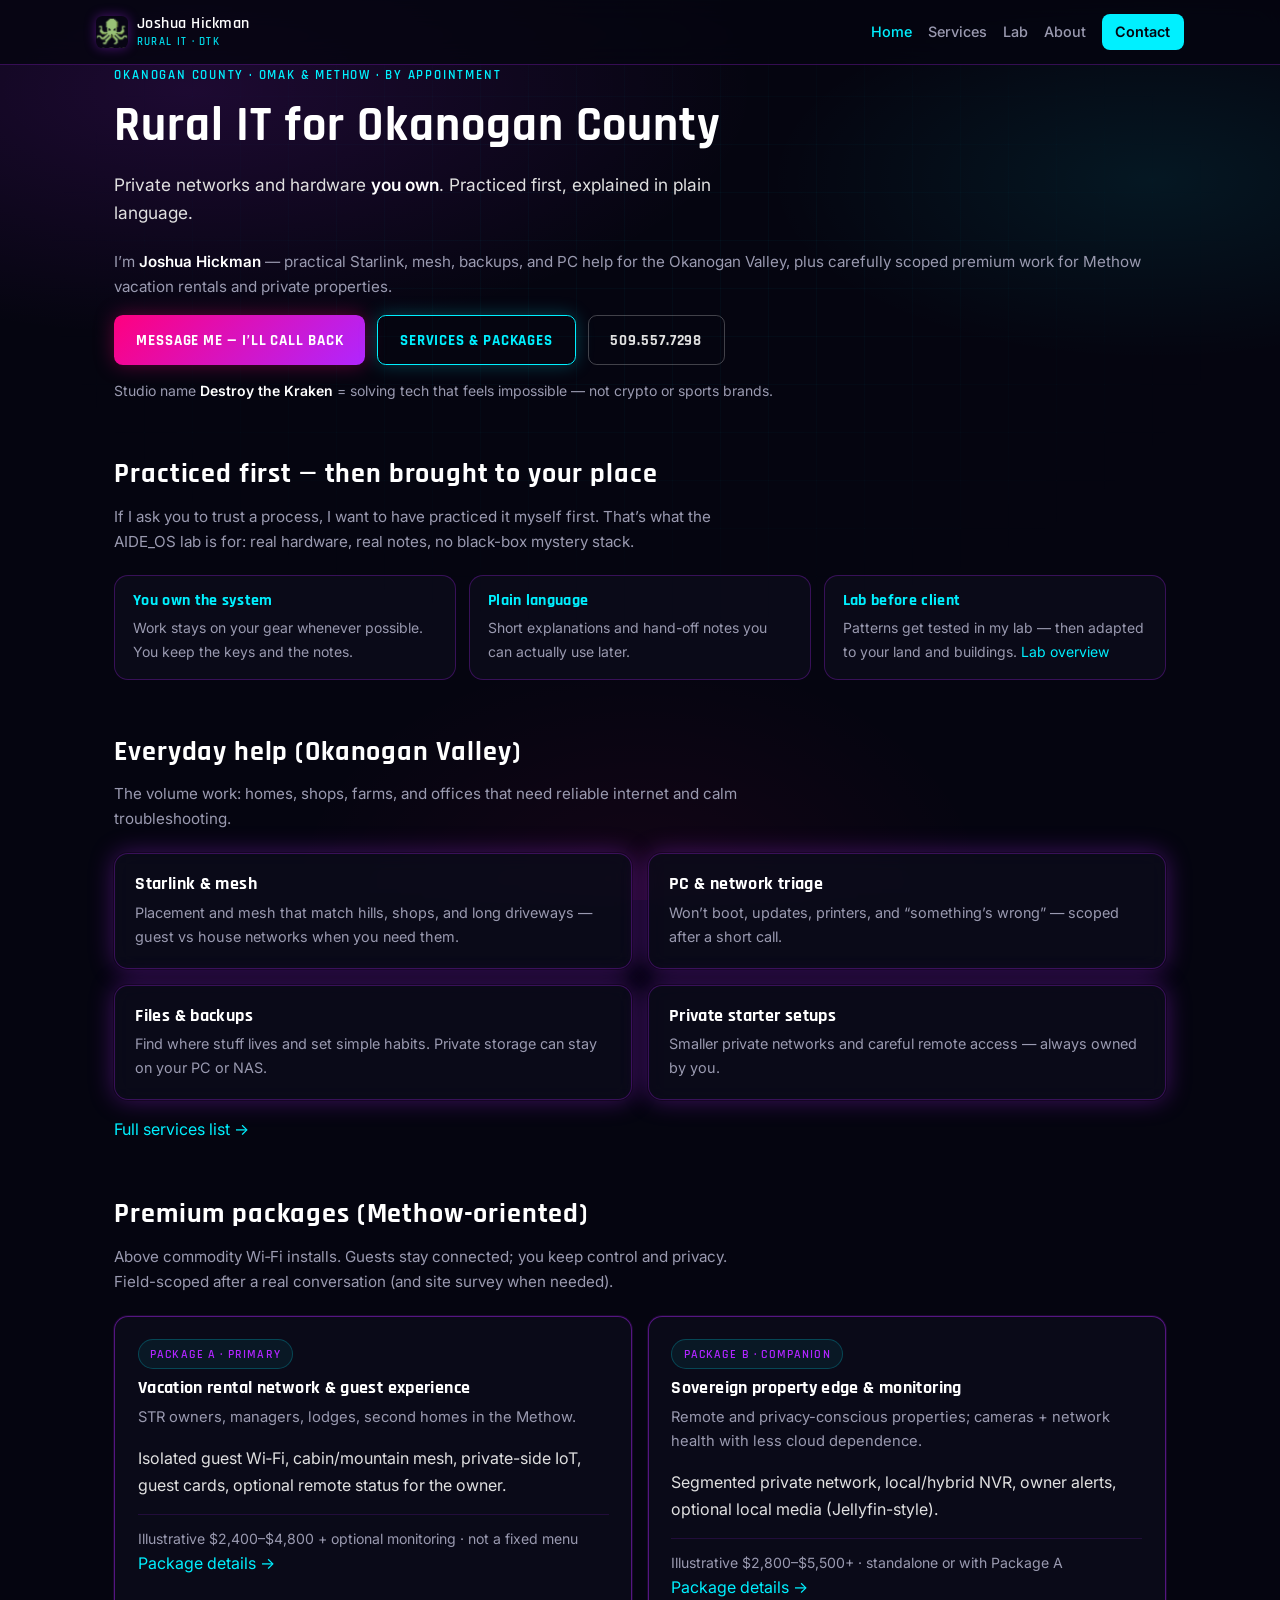
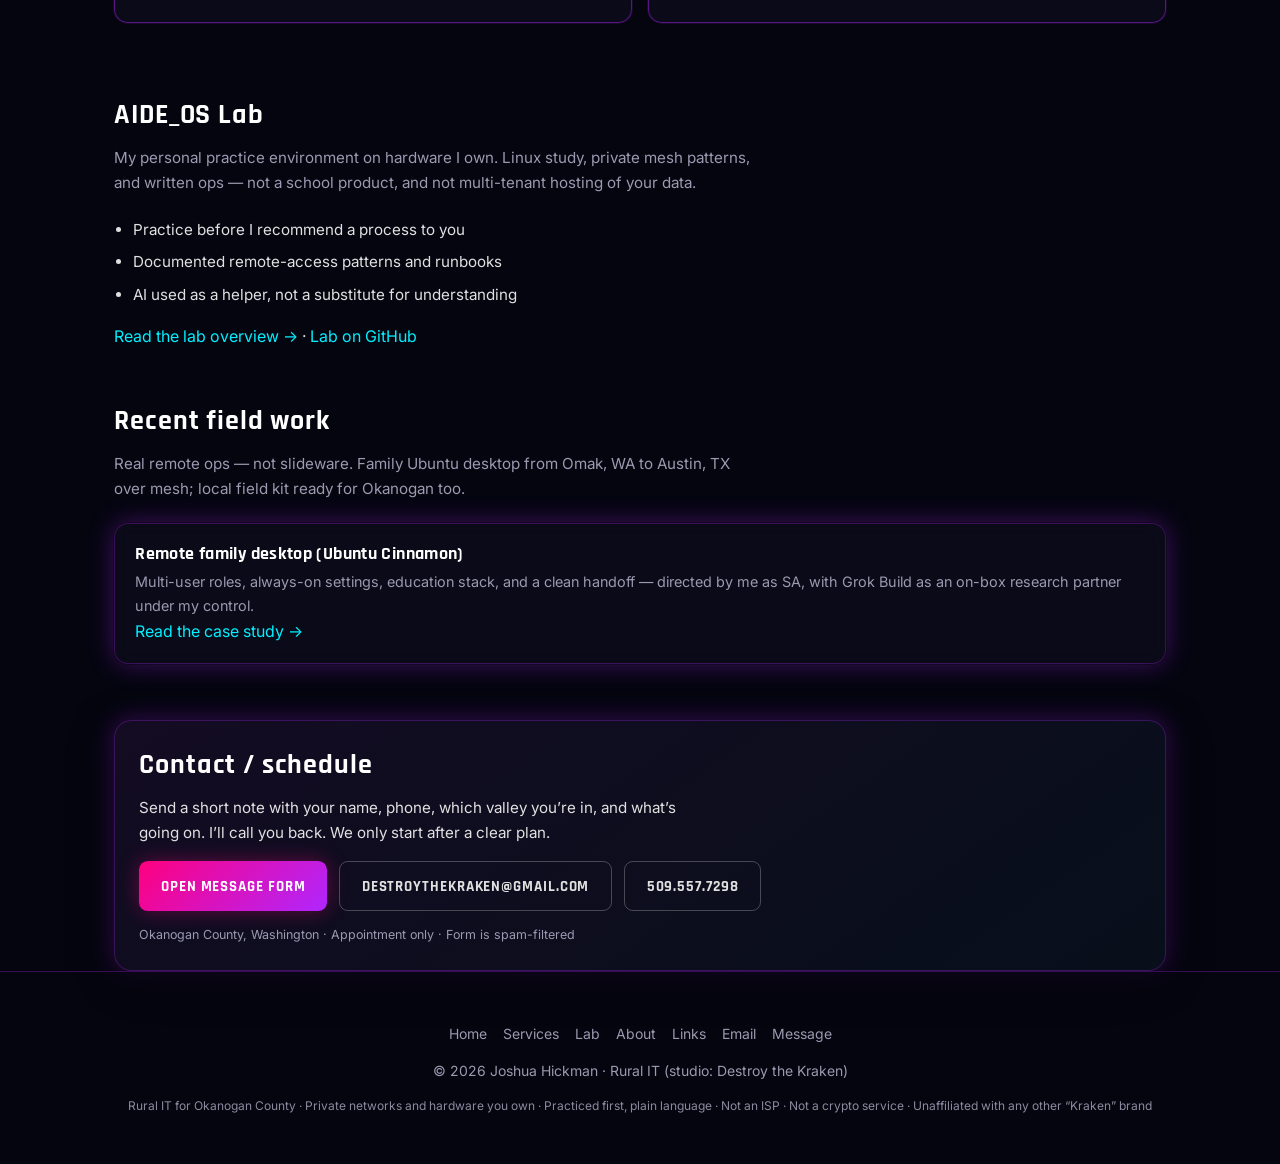
<file: site/index.html>
<!DOCTYPE html>
<html lang="en">
<head>
  <meta charset="UTF-8" />
  <meta name="viewport" content="width=device-width, initial-scale=1" />
  <title>Rural IT for Okanogan County | Joshua Hickman · Destroy the Kraken</title>
  <meta name="description" content="Rural IT for Okanogan County. Private networks and hardware you own. Practical Starlink, mesh, and PC help for the Okanogan Valley — plus premium Methow vacation rental and property packages. Practiced first, explained in plain language." />
  <meta name="author" content="Joshua Hickman" />
  <meta name="robots" content="index,follow,max-image-preview:large" />
  <meta name="geo.region" content="US-WA" />
  <meta name="geo.placename" content="Okanogan County, Washington" />
  <meta name="theme-color" content="#050510" />
  <link rel="canonical" href="https://www.destroythekraken.com/" />
  <link rel="icon" type="image/png" href="img/logo.png" />
  <link rel="apple-touch-icon" href="img/logo.png" />
  <meta property="og:type" content="website" />
  <meta property="og:locale" content="en_US" />
  <meta property="og:site_name" content="Joshua Hickman · Rural IT" />
  <meta property="og:url" content="https://www.destroythekraken.com/" />
  <meta property="og:title" content="Rural IT for Okanogan County | Joshua Hickman" />
  <meta property="og:description" content="Private networks and hardware you own. Practical help for the Okanogan Valley; premium packages for Methow properties. Practiced first, plain language." />
  <meta property="og:image" content="https://www.destroythekraken.com/img/og-default.png" />
  <meta property="og:image:width" content="1200" />
  <meta property="og:image:height" content="630" />
  <meta name="twitter:card" content="summary_large_image" />
  <meta name="twitter:title" content="Rural IT for Okanogan County · Joshua Hickman" />
  <meta name="twitter:description" content="Starlink, mesh, backups, private systems you own — plus Methow vacation rental packages." />
  <meta name="twitter:image" content="https://www.destroythekraken.com/img/og-default.png" />
  <link href="https://fonts.googleapis.com/css2?family=Inter:wght@400;500;600;700&family=Rajdhani:wght@500;600;700&family=Fira+Code:wght@400;500&display=swap" rel="stylesheet" />
  <link rel="stylesheet" href="theme.css?v=20260803scrub" />
  <script type="application/ld+json">
  {
    "@context": "https://schema.org",
    "@graph": [
      {
        "@type": "WebSite",
        "@id": "https://www.destroythekraken.com/#website",
        "url": "https://www.destroythekraken.com/",
        "name": "Joshua Hickman · Rural IT",
        "alternateName": ["Destroy the Kraken", "DTK"],
        "description": "Rural IT for Okanogan County. Private networks and hardware you own. Practiced first, explained in plain language.",
        "inLanguage": "en-US",
        "publisher": { "@id": "https://www.destroythekraken.com/#business" }
      },
      {
        "@type": ["LocalBusiness", "ProfessionalService"],
        "@id": "https://www.destroythekraken.com/#business",
        "name": "Joshua Hickman Rural IT",
        "alternateName": "Destroy the Kraken",
        "description": "Independent rural IT practice serving Okanogan Valley and Methow Valley: Starlink, mesh, PC help, private networks on client-owned hardware. Appointment only.",
        "url": "https://www.destroythekraken.com/",
        "email": "destroythekraken@gmail.com",
        "telephone": "+1-509-557-7298",
        "image": "https://www.destroythekraken.com/img/og-default.png",
        "logo": "https://www.destroythekraken.com/img/logo.png",
        "priceRange": "$$",
        "areaServed": [
          { "@type": "AdministrativeArea", "name": "Okanogan County" },
          { "@type": "City", "name": "Omak" },
          { "@type": "Place", "name": "Methow Valley" },
          { "@type": "State", "name": "Washington" }
        ],
        "address": {
          "@type": "PostalAddress",
          "addressLocality": "Omak",
          "addressRegion": "WA",
          "addressCountry": "US"
        },
        "founder": { "@id": "https://www.destroythekraken.com/#person" }
      },
      {
        "@type": "Person",
        "@id": "https://www.destroythekraken.com/#person",
        "name": "Joshua Hickman",
        "jobTitle": "Rural IT specialist",
        "url": "https://www.destroythekraken.com/about.html",
        "email": "destroythekraken@gmail.com",
        "telephone": "+1-509-557-7298",
        "worksFor": { "@id": "https://www.destroythekraken.com/#business" }
      }
    ]
  }
  </script>
</head>
<body>
  <a class="skip-link" href="#main">Skip to content</a>
  <header class="site-header">
    <div class="wrap inner">
      <a class="brand" href="/" title="Joshua Hickman — rural IT for Okanogan County">
        <img src="img/logo.png" alt="Joshua Hickman rural IT logo" width="32" height="32" />
        <span class="brand-text">
          <span class="brand-name">Joshua Hickman</span>
          <span class="brand-tag">Rural IT · DTK</span>
        </span>
      </a>
      <nav class="nav" aria-label="Primary">
        <a href="/" aria-current="page">Home</a>
        <a href="services.html">Services</a>
        <a href="lab-notes.html">Lab</a>
        <a href="about.html">About</a>
        <a class="nav-cta" href="#contact" data-open-contact>Contact</a>
      </nav>
    </div>
  </header>

  <main id="main" class="wrap">
    <section aria-labelledby="hero-title">
      <p class="eyebrow">Okanogan County · Omak &amp; Methow · By appointment</p>
      <h1 id="hero-title">Rural IT for Okanogan County</h1>
      <p class="lead">
        Private networks and hardware <strong>you own</strong>. Practiced first, explained in plain language.
      </p>
      <p class="geo-line">
        I’m <strong>Joshua Hickman</strong> — practical Starlink, mesh, backups, and PC help for the Okanogan Valley,
        plus carefully scoped premium work for Methow vacation rentals and private properties.
      </p>
      <div class="btn-row">
        <button type="button" class="btn btn-primary" data-open-contact>Message me — I’ll call back</button>
        <a class="btn btn-cyan" href="services.html">Services &amp; packages</a>
        <a class="btn btn-ghost" href="tel:+15095577298">509.557.7298</a>
      </div>
      <p class="muted">
        Studio name <strong>Destroy the Kraken</strong> = solving tech that feels impossible — not crypto or sports brands.
      </p>
    </section>

    <section id="proof" aria-labelledby="proof-title">
      <div class="section-head">
        <h2 id="proof-title">Practiced first — then brought to your place</h2>
        <p>
          If I ask you to trust a process, I want to have practiced it myself first.
          That’s what the AIDE_OS lab is for: real hardware, real notes, no black-box mystery stack.
        </p>
      </div>
      <div class="proof-strip">
        <div class="proof-item">
          <h3>You own the system</h3>
          <p class="muted" style="margin:0">Work stays on your gear whenever possible. You keep the keys and the notes.</p>
        </div>
        <div class="proof-item">
          <h3>Plain language</h3>
          <p class="muted" style="margin:0">Short explanations and hand-off notes you can actually use later.</p>
        </div>
        <div class="proof-item">
          <h3>Lab before client</h3>
          <p class="muted" style="margin:0">Patterns get tested in my lab — then adapted to your land and buildings. <a href="lab-notes.html">Lab overview</a></p>
        </div>
      </div>
    </section>

    <section id="help" aria-labelledby="services-title">
      <div class="section-head">
        <h2 id="services-title">Everyday help (Okanogan Valley)</h2>
        <p>
          The volume work: homes, shops, farms, and offices that need reliable internet and calm troubleshooting.
        </p>
      </div>
      <div class="grid-2">
        <div class="card">
          <h3>Starlink &amp; mesh</h3>
          <p>Placement and mesh that match hills, shops, and long driveways — guest vs house networks when you need them.</p>
        </div>
        <div class="card">
          <h3>PC &amp; network triage</h3>
          <p>Won’t boot, updates, printers, and “something’s wrong” — scoped after a short call.</p>
        </div>
        <div class="card">
          <h3>Files &amp; backups</h3>
          <p>Find where stuff lives and set simple habits. Private storage can stay on your PC or NAS.</p>
        </div>
        <div class="card">
          <h3>Private starter setups</h3>
          <p>Smaller private networks and careful remote access — always owned by you.</p>
        </div>
      </div>
      <p style="margin-top:1rem"><a href="services.html#core">Full services list →</a></p>
    </section>

    <section id="premium" aria-labelledby="premium-title">
      <div class="section-head">
        <h2 id="premium-title">Premium packages (Methow-oriented)</h2>
        <p>
          Above commodity Wi‑Fi installs. Guests stay connected; you keep control and privacy.
          Field-scoped after a real conversation (and site survey when needed).
        </p>
      </div>
      <div class="grid-2">
        <div class="package-card premium">
          <span class="badge">Package A · Primary</span>
          <h3>Vacation rental network &amp; guest experience</h3>
          <p class="who">STR owners, managers, lodges, second homes in the Methow.</p>
          <p>Isolated guest Wi‑Fi, cabin/mountain mesh, private-side IoT, guest cards, optional remote status for the owner.</p>
          <p class="price-note">Illustrative $2,400–$4,800 + optional monitoring · not a fixed menu</p>
          <a href="services.html#methow-rental">Package details →</a>
        </div>
        <div class="package-card premium">
          <span class="badge">Package B · Companion</span>
          <h3>Sovereign property edge &amp; monitoring</h3>
          <p class="who">Remote and privacy-conscious properties; cameras + network health with less cloud dependence.</p>
          <p>Segmented private network, local/hybrid NVR, owner alerts, optional local media (Jellyfin-style).</p>
          <p class="price-note">Illustrative $2,800–$5,500+ · standalone or with Package A</p>
          <a href="services.html#sovereign-edge">Package details →</a>
        </div>
      </div>
    </section>

    <section id="aide" aria-labelledby="lab-title">
      <div class="section-head">
        <h2 id="lab-title">AIDE_OS Lab</h2>
        <p>
          My personal practice environment on hardware I own. Linux study, private mesh patterns, and written ops —
          not a school product, and not multi-tenant hosting of your data.
        </p>
      </div>
      <ul class="clean">
        <li>Practice before I recommend a process to you</li>
        <li>Documented remote-access patterns and runbooks</li>
        <li>AI used as a helper, not a substitute for understanding</li>
      </ul>
      <a href="lab-notes.html">Read the lab overview →</a>
      · <a href="https://github.com/DestroyTheKraken/aide-os">Lab on GitHub</a>
    </section>

    
    <section id="field-work" aria-labelledby="field-title">
      <div class="section-head">
        <h2 id="field-title">Recent field work</h2>
        <p>
          Real remote ops — not slideware. Family Ubuntu desktop from Omak, WA to Austin, TX over mesh; local field kit ready for Okanogan too.
        </p>
      </div>
      <div class="card">
        <h3>Remote family desktop (Ubuntu Cinnamon)</h3>
        <p>
          Multi-user roles, always-on settings, education stack, and a clean handoff — directed by me as SA, with Grok Build as an on-box research partner under my control.
        </p>
        <a href="case-study-remote-family-desktop.html">Read the case study →</a>
      </div>
    </section>

    <section id="contact" class="cta" aria-labelledby="contact-title-sec">
      <h2 id="contact-title-sec">Contact / schedule</h2>
      <p>
        Send a short note with your name, phone, which valley you’re in, and what’s going on.
        I’ll call you back. We only start after a clear plan.
      </p>
      <div class="btn-row">
        <button type="button" class="btn btn-primary" data-open-contact>Open message form</button>
        <a class="btn btn-ghost" href="mailto:destroythekraken@gmail.com">destroythekraken@gmail.com</a>
        <a class="btn btn-ghost" href="tel:+15095577298">509.557.7298</a>
      </div>
      <p class="hint">Okanogan County, Washington · Appointment only · Form is spam-filtered</p>
    </section>
  </main>

  <footer class="site-footer">
    <div class="wrap">
      <p class="links">
        <a href="/">Home</a>
        <a href="services.html">Services</a>
        <a href="lab-notes.html">Lab</a>
        <a href="about.html">About</a>
        <a href="resources.html">Links</a>
        <a href="mailto:destroythekraken@gmail.com">Email</a>
        <a href="#contact" data-open-contact>Message</a>
      </p>
      <p>© <span id="y"></span> Joshua Hickman · Rural IT (studio: Destroy the Kraken)</p>
      <p class="tiny">
        Rural IT for Okanogan County · Private networks and hardware you own · Practiced first, plain language
        · Not an ISP · Not a crypto service · Unaffiliated with any other “Kraken” brand
      </p>
    </div>
  </footer>

<!-- Contact modal -->
  <div class="modal-backdrop" id="contact-modal" role="dialog" aria-modal="true" aria-labelledby="contact-title" hidden>
    <div class="modal">
      <div class="modal-head">
        <h2 id="contact-title">Message Joshua</h2>
        <button type="button" class="modal-close" data-close-contact aria-label="Close">×</button>
      </div>
      <p class="sub">
        I’ll receive this securely and call you back.
        Your email is only used to reply if needed — never sold.
      </p>

      <form id="contact-form" action="https://formspree.io/f/xwvjdqdj" method="POST" novalidate>
        <input type="hidden" name="_subject" value="DTK site — call me back" />
        <input type="hidden" name="_format" value="plain" />
        <input type="text" name="_gotcha" class="hp" tabindex="-1" autocomplete="off" aria-hidden="true" />

        <div class="field">
          <label for="name">Name <span class="req">*</span></label>
          <input id="name" name="name" type="text" required autocomplete="name" maxlength="120" />
        </div>

        <div class="field">
          <label for="phone">Phone (I’ll call you) <span class="req">*</span></label>
          <input id="phone" name="phone" type="tel" required autocomplete="tel" maxlength="40" placeholder="Best number for callback" />
        </div>

        <div class="field">
          <label for="email">Email (optional)</label>
          <input id="email" name="email" type="email" autocomplete="email" maxlength="160" placeholder="If you want a written reply" />
          <p class="hint">Used as reply-to when present. Used only to reply if needed.</p>
        </div>

        <div class="field">
          <label for="message">What’s going on? <span class="req">*</span></label>
          <textarea id="message" name="message" required maxlength="2000" placeholder="Short version is fine — PC won’t boot, Wi‑Fi dead, want help learning Linux…"></textarea>
        </div>

        <div class="field">
          <label for="human_check">Spam check: what is <span id="math-q">3 + 4</span>? <span class="req">*</span></label>
          <input id="human_check" name="human_check" type="text" inputmode="numeric" required autocomplete="off" maxlength="8" />
        </div>

        <button type="submit" class="btn btn-primary" id="contact-submit" style="width:100%">
          Send message
        </button>
        <p class="form-status" id="form-status" role="status" aria-live="polite"></p>
        <p class="spam-note">
          Protected by honeypot + timing + math check. Your message is spam-filtered.
        </p>
      </form>
    </div>
  </div>

  <script src="contact-modal.js?v=20260803p1"></script>
</body>
</html>
</file>
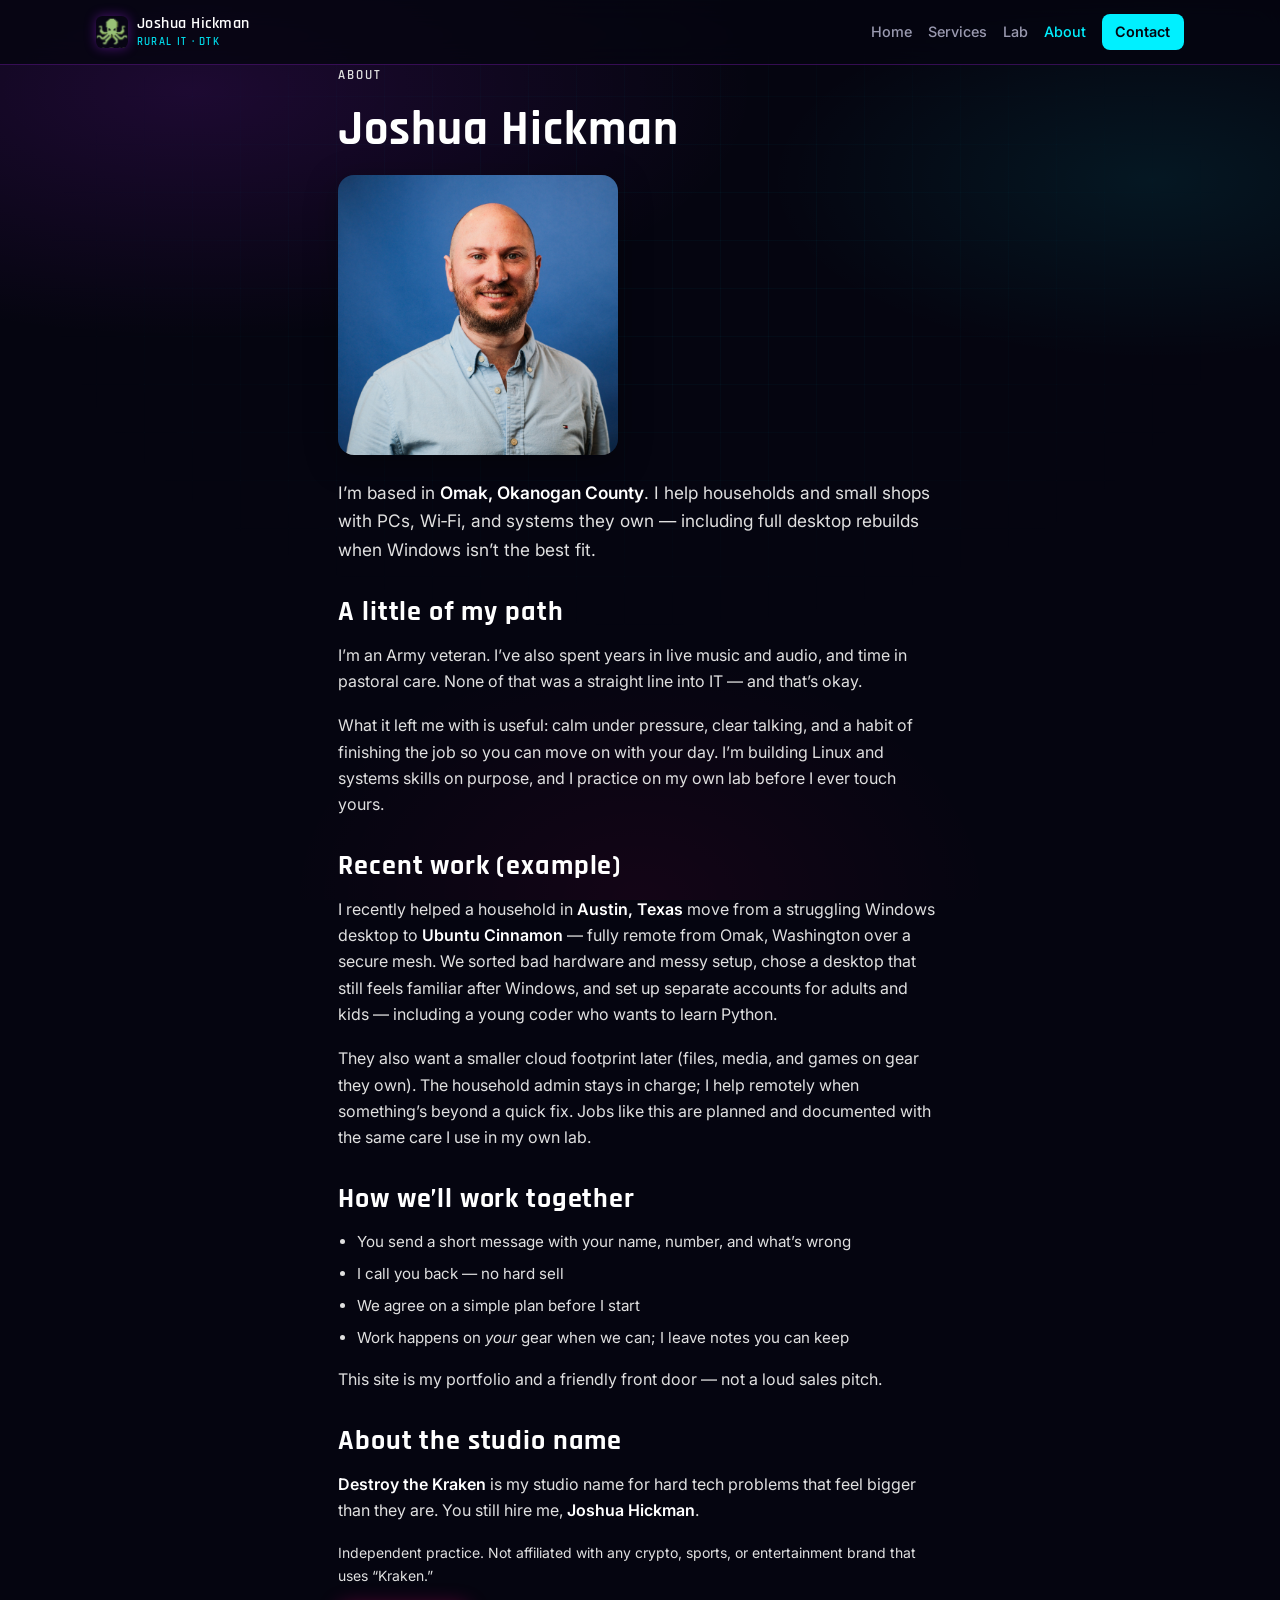
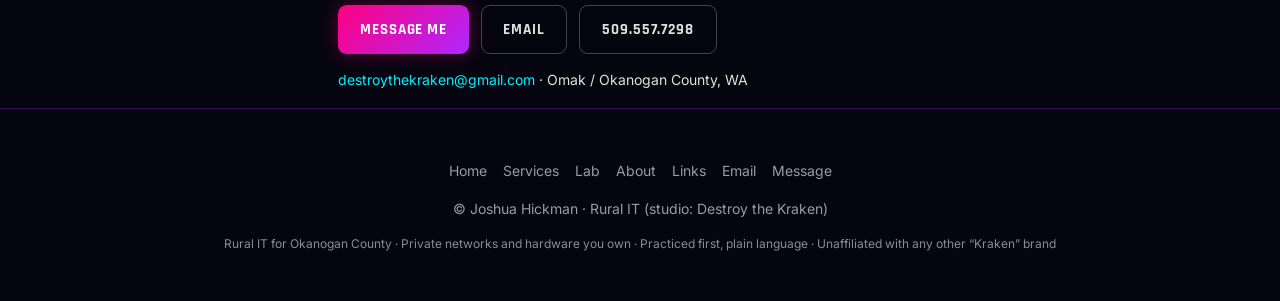
<file: site/about.html>
<!DOCTYPE html>
<html lang="en">
<head>
  <meta charset="UTF-8" />
  <meta name="viewport" content="width=device-width, initial-scale=1" />
  <title>About Joshua Hickman | Rural IT · Okanogan County</title>
  <meta name="description" content="Joshua Hickman — Army veteran and rural IT help in Omak, Okanogan County. Friendly PC and network support by appointment. Studio: Destroy the Kraken." />
  <meta name="author" content="Joshua Hickman" />
  <meta name="robots" content="index,follow" />
  <link rel="canonical" href="https://www.destroythekraken.com/about.html" />
  <link rel="icon" type="image/png" href="img/logo.png" />
  <meta property="og:type" content="profile" />
  <meta property="og:url" content="https://www.destroythekraken.com/about.html" />
  <meta property="og:title" content="About Joshua Hickman | Rural IT · Okanogan County" />
  <meta property="og:description" content="Army veteran and practical local IT for Okanogan County. Appointment-only help — systems you own." />
  <meta property="og:image" content="https://www.destroythekraken.com/img/joshua-hickman-profile.jpg" />
  <meta property="og:site_name" content="Joshua Hickman · Rural IT" />
  <meta name="twitter:card" content="summary_large_image" />
  <meta name="twitter:image" content="https://www.destroythekraken.com/img/joshua-hickman-profile.jpg" />
  <link href="https://fonts.googleapis.com/css2?family=Inter:wght@400;500;600;700&family=Rajdhani:wght@500;600;700&family=Fira+Code:wght@400;500&display=swap" rel="stylesheet" />
  <link rel="stylesheet" href="theme.css?v=20260803p1" />
  <script type="application/ld+json">
  {
    "@context": "https://schema.org",
    "@type": "AboutPage",
    "name": "About Joshua Hickman",
    "url": "https://www.destroythekraken.com/about.html",
    "description": "Background of Joshua Hickman, rural IT specialist serving Okanogan County, Washington.",
    "mainEntity": {
      "@type": "Person",
      "name": "Joshua Hickman",
      "jobTitle": "Rural IT specialist",
      "email": "destroythekraken@gmail.com",
      "telephone": "+1-509-557-7298",
      "url": "https://www.destroythekraken.com/about.html",
      "image": "https://www.destroythekraken.com/img/joshua-hickman-profile.jpg",
      "homeLocation": { "@type": "Place", "name": "Okanogan County, Washington" }
    }
  }
  </script>
</head>
<body>
  <a class="skip-link" href="#main">Skip to content</a>
  <header class="site-header">
    <div class="wrap inner">
      <a class="brand" href="/" title="Joshua Hickman — rural IT for Okanogan County">
        <img src="img/logo.png" alt="Joshua Hickman rural IT logo" width="32" height="32" />
        <span class="brand-text">
          <span class="brand-name">Joshua Hickman</span>
          <span class="brand-tag">Rural IT · DTK</span>
        </span>
      </a>
      <nav class="nav" aria-label="Primary">
        <a href="/">Home</a>
        <a href="services.html">Services</a>
        <a href="lab-notes.html">Lab</a>
        <a href="about.html" aria-current="page">About</a>
        <a class="nav-cta" href="/#contact" data-open-contact>Contact</a>
      </nav>
    </div>
  </header>
  <main id="main" class="wrap prose">
    <p class="eyebrow">About</p>
    <h1>Joshua Hickman</h1>
    <p class="profile-photo" style="margin:0 0 1.5rem">
      <img
        src="img/joshua-hickman-profile.jpg"
        alt="Joshua Hickman, rural IT specialist in Okanogan County"
        width="280"
        height="280"
        style="border-radius:1rem;max-width:min(280px,100%);height:auto;display:block;box-shadow:0 8px 32px rgba(0,0,0,0.35)"
      />
    </p>
    <p class="lead">
      I’m based in <strong>Omak, Okanogan County</strong>. I help households and small shops with
      PCs, Wi‑Fi, and systems they own — including full desktop rebuilds when Windows isn’t the best fit.
    </p>

    <h2>A little of my path</h2>
    <p>
      I’m an Army veteran. I’ve also spent years in live music and audio, and time in pastoral care.
      None of that was a straight line into IT — and that’s okay.
    </p>
    <p>
      What it left me with is useful: calm under pressure, clear talking, and a habit of finishing the job so you can move on with your day.
      I’m building Linux and systems skills on purpose, and I practice on my own lab before I ever touch yours.
    </p>

    <h2>Recent work (example)</h2>
    <p>
      I recently helped a household in <strong>Austin, Texas</strong> move from a struggling Windows desktop to <strong>Ubuntu Cinnamon</strong> — fully remote from Omak, Washington over a secure mesh.
      We sorted bad hardware and messy setup, chose a desktop that still feels familiar after Windows, and set up separate accounts for adults and kids — including a young coder who wants to learn Python.
    </p>
    <p>
      They also want a smaller cloud footprint later (files, media, and games on gear they own).
      The household admin stays in charge; I help remotely when something’s beyond a quick fix.
      Jobs like this are planned and documented with the same care I use in my own lab.
    </p>

    <h2>How we’ll work together</h2>
    <ul class="clean">
      <li>You send a short message with your name, number, and what’s wrong</li>
      <li>I call you back — no hard sell</li>
      <li>We agree on a simple plan before I start</li>
      <li>Work happens on <em>your</em> gear when we can; I leave notes you can keep</li>
    </ul>
    <p>
      This site is my portfolio and a friendly front door — not a loud sales pitch.
    </p>

    <h2>About the studio name</h2>
    <p>
      <strong>Destroy the Kraken</strong> is my studio name for hard tech problems that feel bigger than they are.
      You still hire me, <strong>Joshua Hickman</strong>.
    </p>
    <p class="muted">
      Independent practice. Not affiliated with any crypto, sports, or entertainment brand that uses “Kraken.”
    </p>

    <div class="btn-row">
      <a class="btn btn-primary" href="/#contact">Message me</a>
      <a class="btn btn-ghost" href="mailto:destroythekraken@gmail.com">Email</a>
      <a class="btn btn-ghost" href="tel:+15095577298">509.557.7298</a>
    </div>
    <p class="muted">
      <a href="mailto:destroythekraken@gmail.com">destroythekraken@gmail.com</a>
      · Omak / Okanogan County, WA
    </p>
  </main>
  <footer class="site-footer">
    <div class="wrap">
      <p class="links">
        <a href="/">Home</a>
        <a href="services.html">Services</a>
        <a href="lab-notes.html">Lab</a>
        <a href="about.html">About</a>
        <a href="resources.html">Links</a>
        <a href="mailto:destroythekraken@gmail.com">Email</a>
        <a href="/#contact" data-open-contact>Message</a>
      </p>
      <p>© Joshua Hickman · Rural IT (studio: Destroy the Kraken)</p>
      <p class="tiny">
        Rural IT for Okanogan County · Private networks and hardware you own · Practiced first, plain language
        · Unaffiliated with any other “Kraken” brand
      </p>
    </div>
  </footer>
  <script>
    document.querySelectorAll("[data-open-contact]").forEach(function (el) {
      el.addEventListener("click", function () {
        if (!document.getElementById("contact-modal")) {
          window.location.href = "/#contact";
        }
      });
    });
  </script>
</body>
</html>
</file>
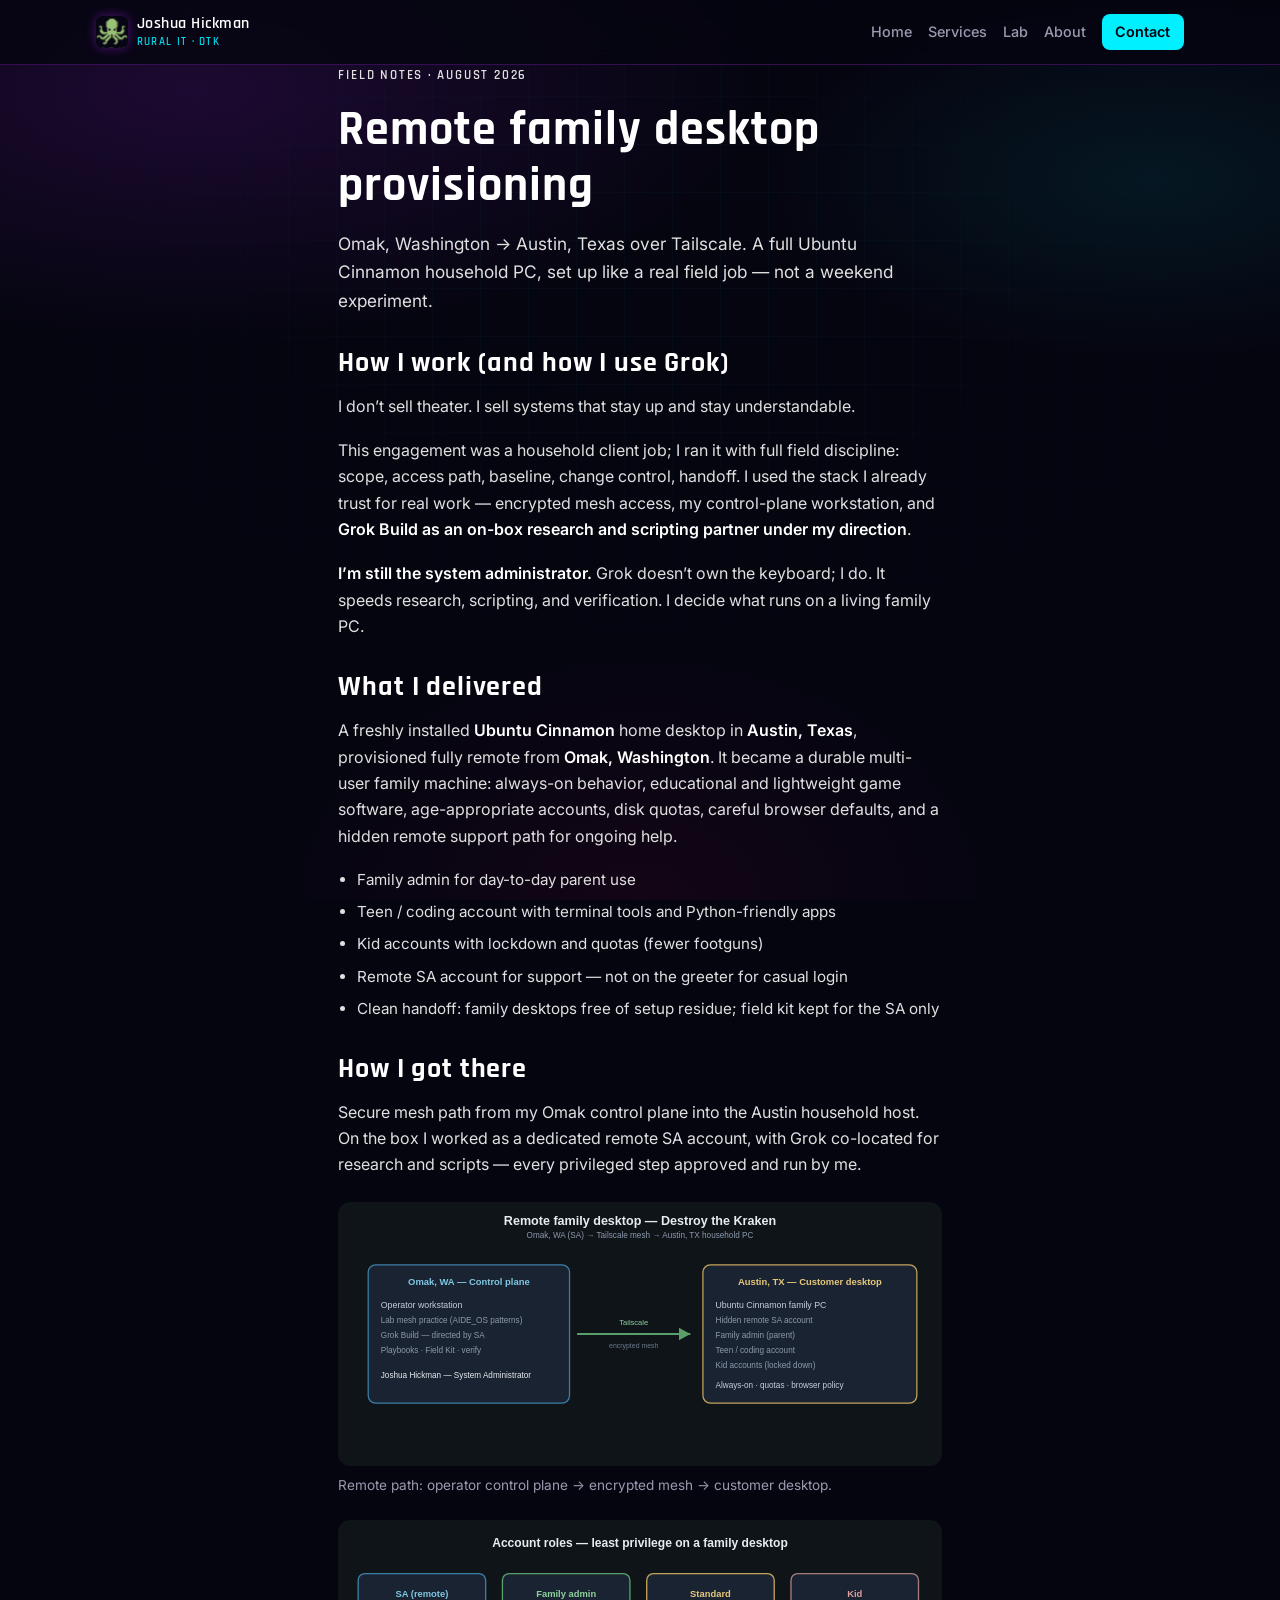
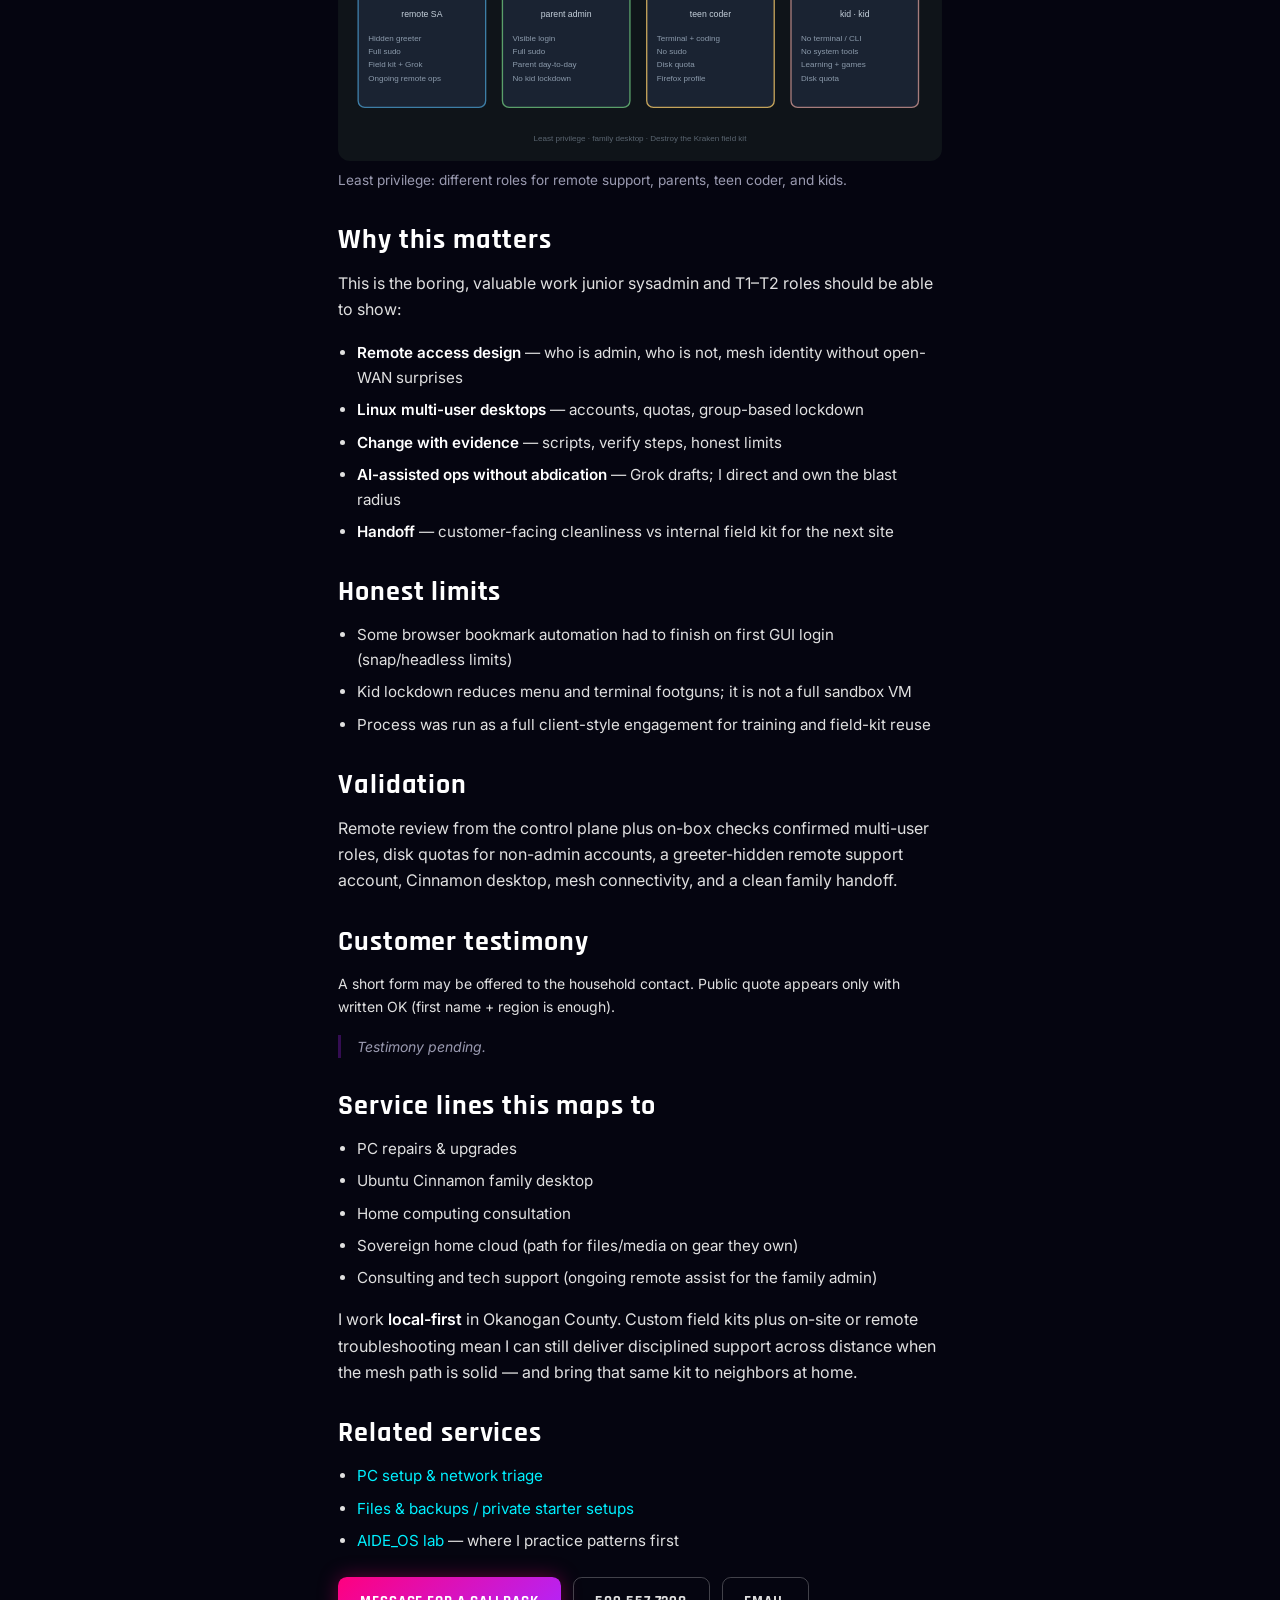
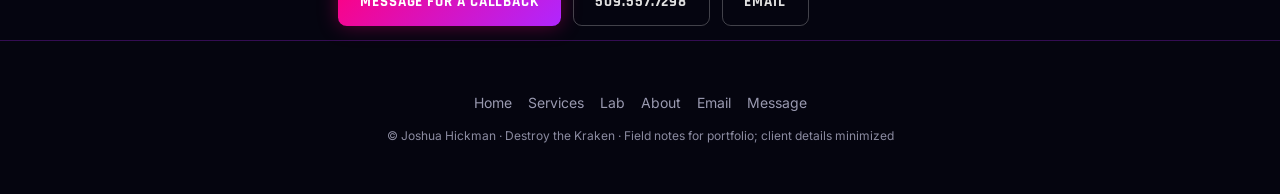
<file: site/case-study-remote-family-desktop.html>
<!DOCTYPE html>
<html lang="en">
<head>
  <meta charset="UTF-8" />
  <meta name="viewport" content="width=device-width, initial-scale=1" />
  <title>Case Study: Remote Family Desktop | Joshua Hickman</title>
  <meta name="description" content="How Joshua Hickman provisioned a multi-user Ubuntu Cinnamon family desktop in Austin, Texas from Omak, Washington over Tailscale — with Grok Build directed by the system administrator." />
  <meta name="author" content="Joshua Hickman" />
  <meta name="robots" content="index,follow" />
  <link rel="canonical" href="https://www.destroythekraken.com/case-study-remote-family-desktop.html" />
  <link rel="icon" type="image/png" href="img/logo.png" />
  <meta property="og:type" content="article" />
  <meta property="og:url" content="https://www.destroythekraken.com/case-study-remote-family-desktop.html" />
  <meta property="og:title" content="Case Study: Remote Family Desktop | Joshua Hickman" />
  <meta property="og:description" content="Ubuntu Cinnamon multi-user family PC, provisioned fully remote over mesh. Practiced process, clear handoff." />
  <meta property="og:image" content="https://www.destroythekraken.com/img/og-default.png" />
  <meta property="og:site_name" content="Joshua Hickman · Rural IT" />
  <meta name="twitter:card" content="summary_large_image" />
  <link href="https://fonts.googleapis.com/css2?family=Inter:wght@400;500;600;700&family=Rajdhani:wght@500;600;700&display=swap" rel="stylesheet" />
  <link rel="stylesheet" href="theme.css?v=20260803methow" />
  <style>
    .case-figure { margin: 1.5rem 0; max-width: 100%; overflow-x: auto; }
    .case-figure img, .case-figure object, .case-figure svg { max-width: 100%; height: auto; display: block; border-radius: 0.75rem; }
    .case-figure figcaption { color: var(--muted); font-size: 0.85rem; margin-top: 0.5rem; }
  </style>
</head>
<body>
  <a class="skip-link" href="#main">Skip to content</a>
  <header class="site-header">
    <div class="wrap inner">
      <a class="brand" href="/" title="Joshua Hickman — rural IT for Okanogan County">
        <img src="img/logo.png" alt="Joshua Hickman rural IT logo" width="32" height="32" />
        <span class="brand-text">
          <span class="brand-name">Joshua Hickman</span>
          <span class="brand-tag">Rural IT · DTK</span>
        </span>
      </a>
      <nav class="nav" aria-label="Primary">
        <a href="/">Home</a>
        <a href="services.html">Services</a>
        <a href="lab-notes.html">Lab</a>
        <a href="about.html">About</a>
        <a class="nav-cta" href="/#contact" data-open-contact>Contact</a>
      </nav>
    </div>
  </header>

  <main id="main" class="wrap prose">
    <p class="eyebrow">Field notes · August 2026</p>
    <h1>Remote family desktop provisioning</h1>
    <p class="lead">
      Omak, Washington → Austin, Texas over Tailscale. A full Ubuntu Cinnamon household PC, set up like a real field job — not a weekend experiment.
    </p>

    <h2>How I work (and how I use Grok)</h2>
    <p>
      I don’t sell theater. I sell systems that stay up and stay understandable.
    </p>
    <p>
      This engagement was a household client job; I ran it with full field discipline: scope, access path, baseline, change control, handoff.
      I used the stack I already trust for real work — encrypted mesh access, my control-plane workstation, and <strong>Grok Build as an on-box research and scripting partner under my direction</strong>.
    </p>
    <p>
      <strong>I’m still the system administrator.</strong> Grok doesn’t own the keyboard; I do.
      It speeds research, scripting, and verification. I decide what runs on a living family PC.
    </p>

    <h2>What I delivered</h2>
    <p>
      A freshly installed <strong>Ubuntu Cinnamon</strong> home desktop in <strong>Austin, Texas</strong>, provisioned fully remote from <strong>Omak, Washington</strong>.
      It became a durable multi-user family machine: always-on behavior, educational and lightweight game software, age-appropriate accounts, disk quotas, careful browser defaults, and a hidden remote support path for ongoing help.
    </p>
    <ul class="clean">
      <li>Family admin for day-to-day parent use</li>
      <li>Teen / coding account with terminal tools and Python-friendly apps</li>
      <li>Kid accounts with lockdown and quotas (fewer footguns)</li>
      <li>Remote SA account for support — not on the greeter for casual login</li>
      <li>Clean handoff: family desktops free of setup residue; field kit kept for the SA only</li>
    </ul>

    <h2>How I got there</h2>
    <p>
      Secure mesh path from my Omak control plane into the Austin household host.
      On the box I worked as a dedicated remote SA account, with Grok co-located for research and scripts — every privileged step approved and run by me.
    </p>

    <figure class="case-figure">
      <img src="assets/case-study/remote-ops-path.svg" alt="Diagram: Washington control plane to Austin family desktop over Tailscale" width="960" height="420" />
      <figcaption>Remote path: operator control plane → encrypted mesh → customer desktop.</figcaption>
    </figure>

    <figure class="case-figure">
      <img src="assets/case-study/role-model-simple.svg" alt="Diagram of account roles: remote SA, family admin, standard, kid" width="900" height="360" />
      <figcaption>Least privilege: different roles for remote support, parents, teen coder, and kids.</figcaption>
    </figure>

    <h2>Why this matters</h2>
    <p>
      This is the boring, valuable work junior sysadmin and T1–T2 roles should be able to show:
    </p>
    <ul class="clean">
      <li><strong>Remote access design</strong> — who is admin, who is not, mesh identity without open-WAN surprises</li>
      <li><strong>Linux multi-user desktops</strong> — accounts, quotas, group-based lockdown</li>
      <li><strong>Change with evidence</strong> — scripts, verify steps, honest limits</li>
      <li><strong>AI-assisted ops without abdication</strong> — Grok drafts; I direct and own the blast radius</li>
      <li><strong>Handoff</strong> — customer-facing cleanliness vs internal field kit for the next site</li>
    </ul>

    <h2>Honest limits</h2>
    <ul class="clean">
      <li>Some browser bookmark automation had to finish on first GUI login (snap/headless limits)</li>
      <li>Kid lockdown reduces menu and terminal footguns; it is not a full sandbox VM</li>
      <li>Process was run as a full client-style engagement for training and field-kit reuse</li>
    </ul>


    <h2>Validation</h2>
    <p>
      Remote review from the control plane plus on-box checks confirmed multi-user roles, disk quotas for non-admin accounts,
      a greeter-hidden remote support account, Cinnamon desktop, mesh connectivity, and a clean family handoff.
    </p>

    <h2>Customer testimony</h2>
    <p class="muted">
      A short form may be offered to the household contact. Public quote appears only with written OK (first name + region is enough).
    </p>
    <blockquote class="muted" style="border-left:3px solid var(--border);padding-left:1rem;margin:1rem 0">
      <em>Testimony pending.</em>
    </blockquote>


    <h2>Service lines this maps to</h2>
    <ul class="clean">
      <li>PC repairs &amp; upgrades</li>
      <li>Ubuntu Cinnamon family desktop</li>
      <li>Home computing consultation</li>
      <li>Sovereign home cloud (path for files/media on gear they own)</li>
      <li>Consulting and tech support (ongoing remote assist for the family admin)</li>
    </ul>
    <p>
      I work <strong>local-first</strong> in Okanogan County. Custom field kits plus on-site or remote troubleshooting
      mean I can still deliver disciplined support across distance when the mesh path is solid — and bring that same kit to neighbors at home.
    </p>

    <h2>Related services</h2>
    <ul class="clean">
      <li><a href="services.html#core">PC setup &amp; network triage</a></li>
      <li><a href="services.html#core">Files &amp; backups / private starter setups</a></li>
      <li><a href="lab-notes.html">AIDE_OS lab</a> — where I practice patterns first</li>
    </ul>

    <div class="btn-row" style="margin-top:1.5rem">
      <button type="button" class="btn btn-primary" data-open-contact>Message for a callback</button>
      <a class="btn btn-ghost" href="tel:+15095577298">509.557.7298</a>
      <a class="btn btn-ghost" href="mailto:destroythekraken@gmail.com">Email</a>
    </div>
  </main>

  <footer class="site-footer">
    <div class="wrap">
      <p class="links">
        <a href="/">Home</a>
        <a href="services.html">Services</a>
        <a href="lab-notes.html">Lab</a>
        <a href="about.html">About</a>
        <a href="mailto:destroythekraken@gmail.com">Email</a>
        <a href="/#contact" data-open-contact>Message</a>
      </p>
      <p class="tiny">© Joshua Hickman · Destroy the Kraken · Field notes for portfolio; client details minimized</p>
    </div>
  </footer>
  <script>
    document.querySelectorAll("[data-open-contact]").forEach(function (el) {
      el.addEventListener("click", function () {
        window.location.href = "/#contact";
      });
    });
  </script>
</body>
</html>
</file>
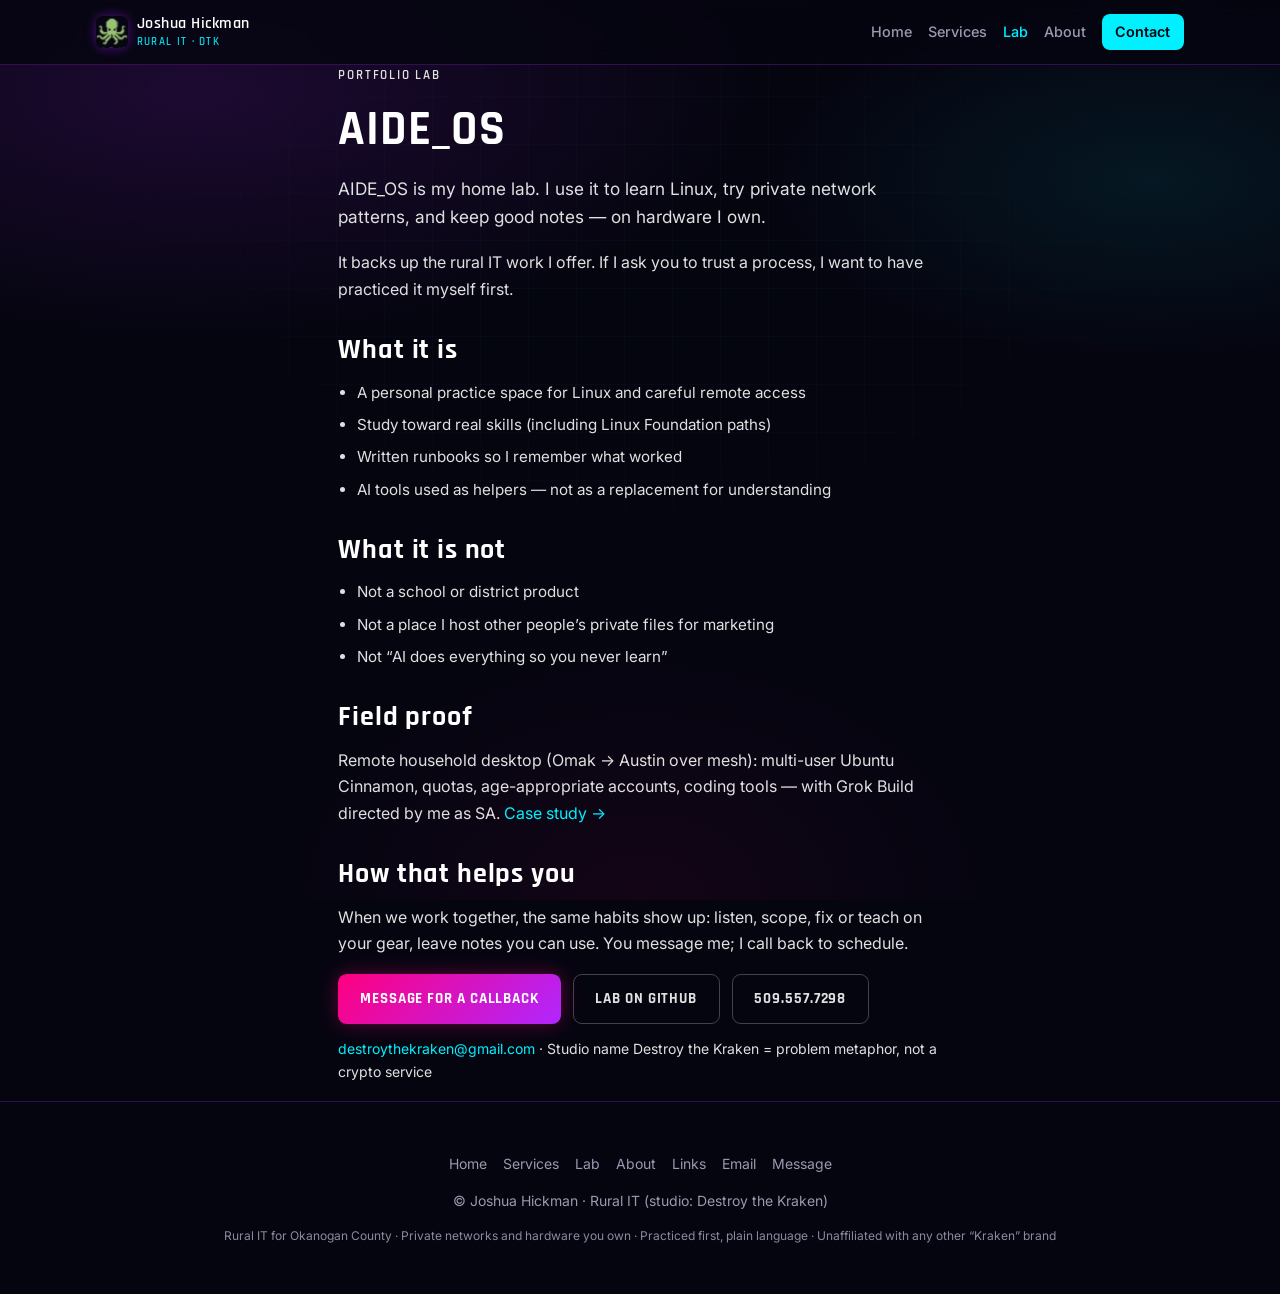
<file: site/lab-notes.html>
<!DOCTYPE html>
<html lang="en">
<head>
  <meta charset="UTF-8" />
  <meta name="viewport" content="width=device-width, initial-scale=1" />
  <title>AIDE_OS Lab | Joshua Hickman · Rural IT Portfolio</title>
  <meta name="description" content="AIDE_OS is Joshua Hickman’s personal Linux and private-network lab — learning and portfolio work on hardware he owns. Not a school product." />
  <meta name="author" content="Joshua Hickman" />
  <meta name="robots" content="index,follow" />
  <link rel="canonical" href="https://www.destroythekraken.com/lab-notes.html" />
  <link rel="icon" type="image/png" href="img/logo.png" />
  <meta property="og:type" content="article" />
  <meta property="og:url" content="https://www.destroythekraken.com/lab-notes.html" />
  <meta property="og:title" content="AIDE_OS Lab | Joshua Hickman" />
  <meta property="og:description" content="Personal lab: Linux practice, careful remote access, documented ops on modest hardware." />
  <meta property="og:image" content="https://www.destroythekraken.com/img/og-default.png" />
  <meta property="og:site_name" content="Joshua Hickman · Rural IT" />
  <meta name="twitter:card" content="summary_large_image" />
  <link href="https://fonts.googleapis.com/css2?family=Inter:wght@400;500;600;700&family=Rajdhani:wght@500;600;700&family=Fira+Code:wght@400;500&display=swap" rel="stylesheet" />
  <link rel="stylesheet" href="theme.css?v=20260803p1" />
</head>
<body>
  <a class="skip-link" href="#main">Skip to content</a>
  <header class="site-header">
    <div class="wrap inner">
      <a class="brand" href="/" title="Joshua Hickman — rural IT for Okanogan County">
        <img src="img/logo.png" alt="Joshua Hickman rural IT logo" width="32" height="32" />
        <span class="brand-text">
          <span class="brand-name">Joshua Hickman</span>
          <span class="brand-tag">Rural IT · DTK</span>
        </span>
      </a>
            <nav class="nav" aria-label="Primary">
        <a href="/">Home</a>
        <a href="services.html">Services</a>
        <a href="lab-notes.html" aria-current="page">Lab</a>
        <a href="about.html">About</a>
        <a class="nav-cta" href="/#contact" data-open-contact>Contact</a>
      </nav>
    </div>
  </header>
  <main id="main" class="wrap prose">
    <p class="eyebrow">Portfolio lab</p>
    <h1>AIDE_OS</h1>
    <p class="lead">
      AIDE_OS is my home lab. I use it to learn Linux, try private network patterns, and keep good notes — on hardware I own.
    </p>
    <p>
      It backs up the rural IT work I offer. If I ask you to trust a process, I want to have practiced it myself first.
    </p>

    <h2>What it is</h2>
    <ul class="clean">
      <li>A personal practice space for Linux and careful remote access</li>
      <li>Study toward real skills (including Linux Foundation paths)</li>
      <li>Written runbooks so I remember what worked</li>
      <li>AI tools used as helpers — not as a replacement for understanding</li>
    </ul>

    <h2>What it is not</h2>
    <ul class="clean">
      <li>Not a school or district product</li>
      <li>Not a place I host other people’s private files for marketing</li>
      <li>Not “AI does everything so you never learn”</li>
    </ul>

    
    <h2>Field proof</h2>
    <p>
      Remote household desktop (Omak → Austin over mesh): multi-user Ubuntu Cinnamon, quotas, age-appropriate accounts, coding tools —
      with Grok Build directed by me as SA. <a href="case-study-remote-family-desktop.html">Case study →</a>
    </p>

    <h2>How that helps you</h2>
    <p>
      When we work together, the same habits show up: listen, scope, fix or teach on your gear, leave notes you can use.
      You message me; I call back to schedule.
    </p>

    <div class="btn-row">
      <a class="btn btn-primary" href="/#contact">Message for a callback</a>
      <a class="btn btn-ghost" href="https://github.com/DestroyTheKraken/aide-os">Lab on GitHub</a>
      <a class="btn btn-ghost" href="tel:+15095577298">509.557.7298</a>
    </div>
    <p class="muted">
      <a href="mailto:destroythekraken@gmail.com">destroythekraken@gmail.com</a>
      · Studio name Destroy the Kraken = problem metaphor, not a crypto service
    </p>
  </main>
    <footer class="site-footer">
    <div class="wrap">
      <p class="links">
        <a href="/">Home</a>
        <a href="services.html">Services</a>
        <a href="lab-notes.html">Lab</a>
        <a href="about.html">About</a>
        <a href="resources.html">Links</a>
        <a href="mailto:destroythekraken@gmail.com">Email</a>
        <a href="/#contact" data-open-contact>Message</a>
      </p>
      <p>© Joshua Hickman · Rural IT (studio: Destroy the Kraken)</p>
      <p class="tiny">
        Rural IT for Okanogan County · Private networks and hardware you own · Practiced first, plain language
        · Unaffiliated with any other “Kraken” brand
      </p>
    </div>
  </footer>

  <!-- contact uses homepage modal pattern; link to home contact if no modal -->
  <script>
    document.querySelectorAll("[data-open-contact]").forEach(function (el) {
      el.addEventListener("click", function (e) {
        if (!document.getElementById("contact-modal")) {
          window.location.href = "/#contact";
        }
      });
    });
  </script>
</body>
</html>
</file>
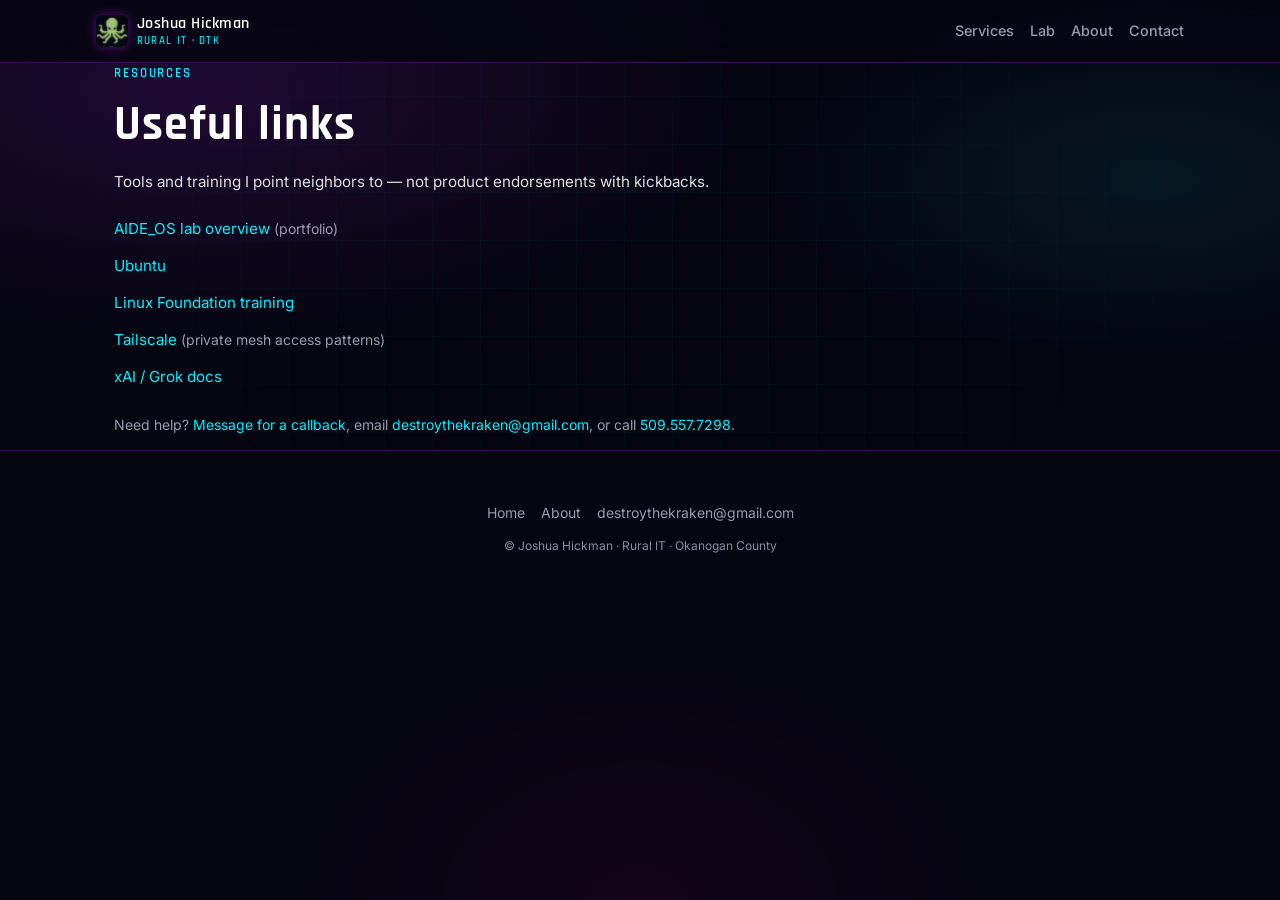
<file: site/resources.html>
<!DOCTYPE html>
<html lang="en">
<head>
  <meta charset="UTF-8" />
  <meta name="viewport" content="width=device-width, initial-scale=1" />
  <title>Useful Links | Rural IT Resources · Joshua Hickman</title>
  <meta name="description" content="Curated links for Linux learning, private mesh access, and tools Joshua Hickman uses in rural IT work for Okanogan County." />
  <meta name="robots" content="index,follow" />
  <link rel="canonical" href="https://www.destroythekraken.com/resources.html" />
  <link rel="icon" type="image/png" href="img/logo.png" />
  <meta property="og:title" content="Useful Links | Rural IT Resources · Joshua Hickman" />
  <meta property="og:description" content="Ubuntu, Linux Foundation training, Tailscale, and related tools for private systems." />
  <meta property="og:url" content="https://www.destroythekraken.com/resources.html" />
  <meta property="og:image" content="https://www.destroythekraken.com/img/og-default.png" />
  <meta property="og:site_name" content="Joshua Hickman · Rural IT" />
  <link href="https://fonts.googleapis.com/css2?family=Inter:wght@400;500;600;700&family=Rajdhani:wght@500;600;700&family=Fira+Code:wght@400;500&display=swap" rel="stylesheet" />
  <link rel="stylesheet" href="theme.css?v=20260802seo" />
</head>
<body>
  <a class="skip-link" href="#main">Skip to content</a>
  <header class="site-header">
    <div class="wrap inner">
      <a class="brand" href="/" title="Joshua Hickman — rural IT for Okanogan County">
        <img src="img/logo.png" alt="Joshua Hickman rural IT logo" width="32" height="32" />
        <span class="brand-text">
          <span class="brand-name">Joshua Hickman</span>
          <span class="brand-tag">Rural IT · DTK</span>
        </span>
      </a>
      <nav class="nav" aria-label="Primary">
        <a href="/#help">Services</a>
        <a href="lab-notes.html">Lab</a>
        <a href="about.html">About</a>
        <a href="/#contact">Contact</a>
      </nav>
    </div>
  </header>
  <main id="main" class="wrap">
    <p class="eyebrow">Resources</p>
    <h1>Useful links</h1>
    <p class="lead" style="font-size:0.95rem">
      Tools and training I point neighbors to — not product endorsements with kickbacks.
    </p>
    <ul class="clean" style="list-style:none;padding-left:0">
      <li style="margin-bottom:0.75rem"><a href="lab-notes.html">AIDE_OS lab overview</a> <span class="muted">(portfolio)</span></li>
      <li style="margin-bottom:0.75rem"><a href="https://ubuntu.com/" rel="noopener noreferrer">Ubuntu</a></li>
      <li style="margin-bottom:0.75rem"><a href="https://training.linuxfoundation.org/" rel="noopener noreferrer">Linux Foundation training</a></li>
      <li style="margin-bottom:0.75rem"><a href="https://tailscale.com/" rel="noopener noreferrer">Tailscale</a> <span class="muted">(private mesh access patterns)</span></li>
      <li style="margin-bottom:0.75rem"><a href="https://docs.x.ai/" rel="noopener noreferrer">xAI / Grok docs</a></li>
    </ul>
    <p class="muted" style="margin-top:1.5rem">
      Need help? <a href="/#contact">Message for a callback</a>,
      email <a href="mailto:destroythekraken@gmail.com">destroythekraken@gmail.com</a>,
      or call <a href="tel:+15095577298">509.557.7298</a>.
    </p>
  </main>
  <footer class="site-footer">
    <div class="wrap">
      <p class="links">
        <a href="/">Home</a>
        <a href="about.html">About</a>
        <a href="mailto:destroythekraken@gmail.com">destroythekraken@gmail.com</a>
      </p>
      <p class="tiny">© Joshua Hickman · Rural IT · Okanogan County</p>
    </div>
  </footer>
</body>
</html>
</file>
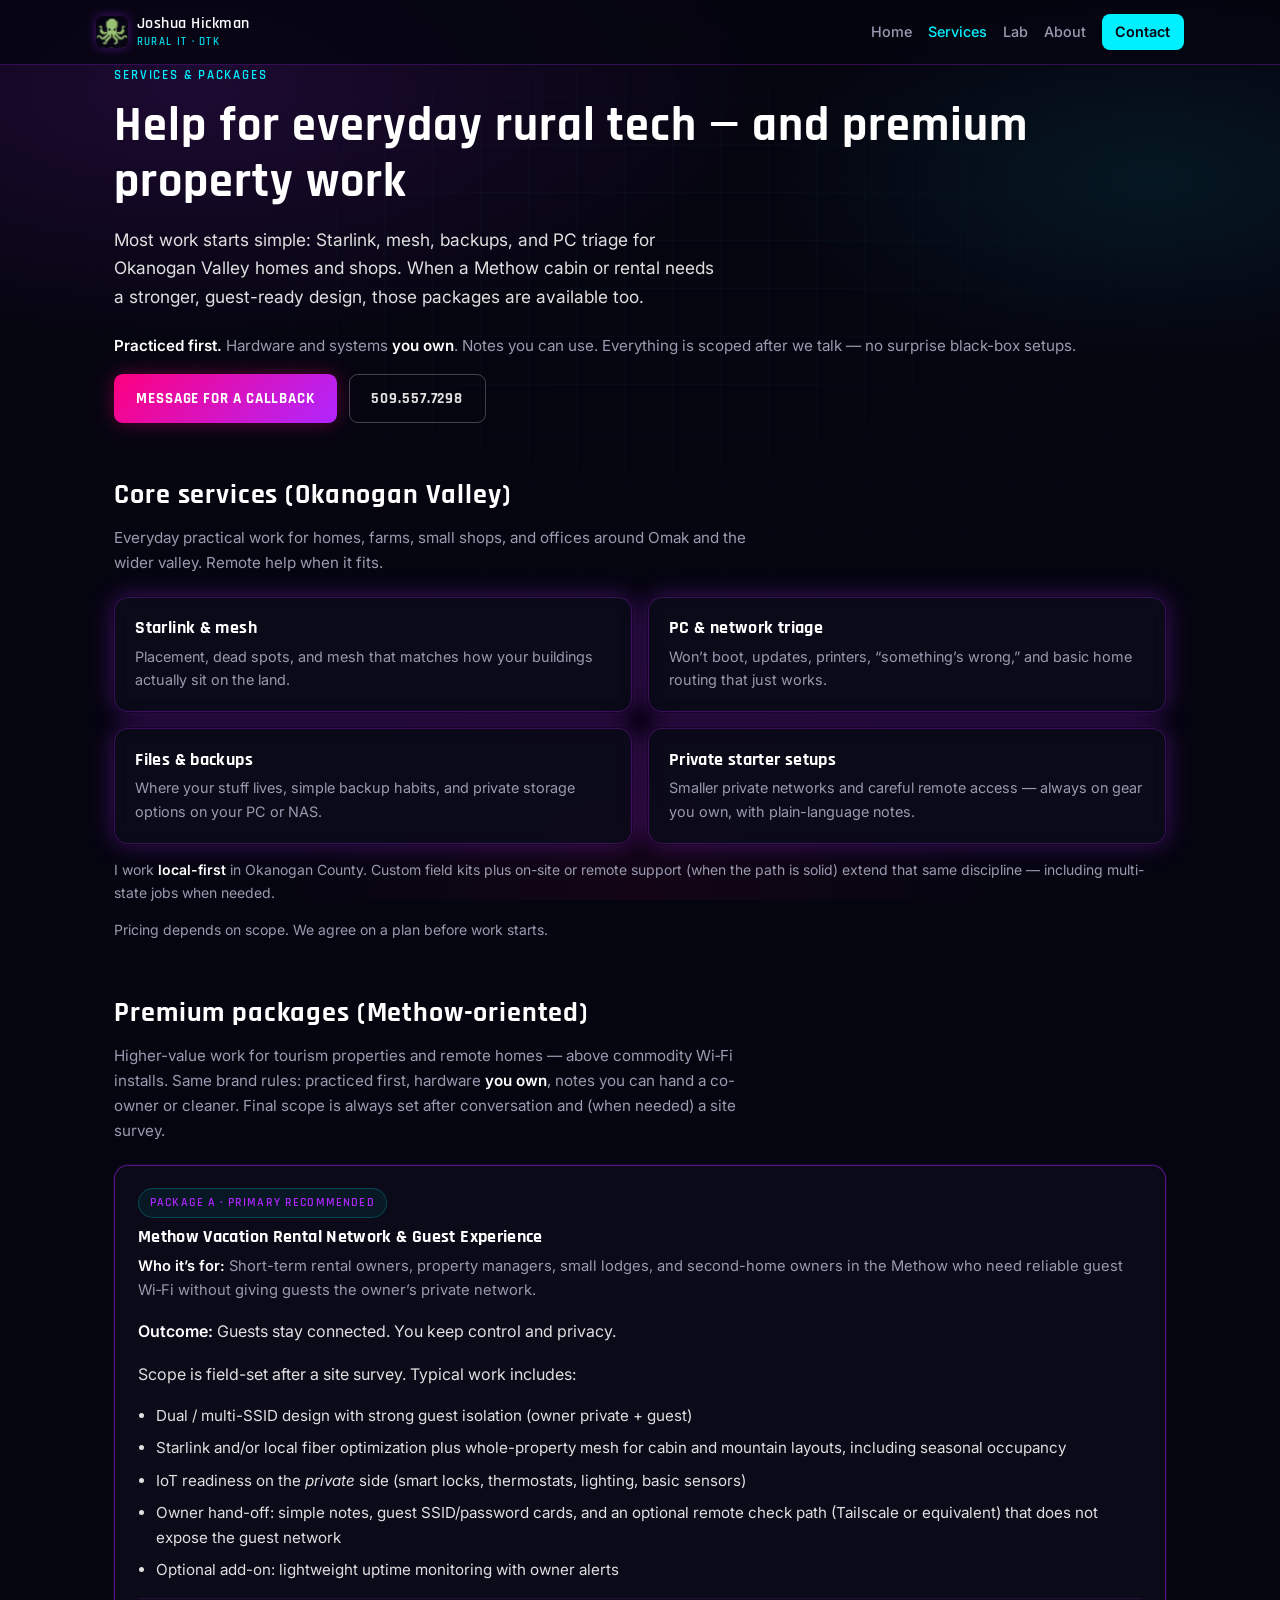
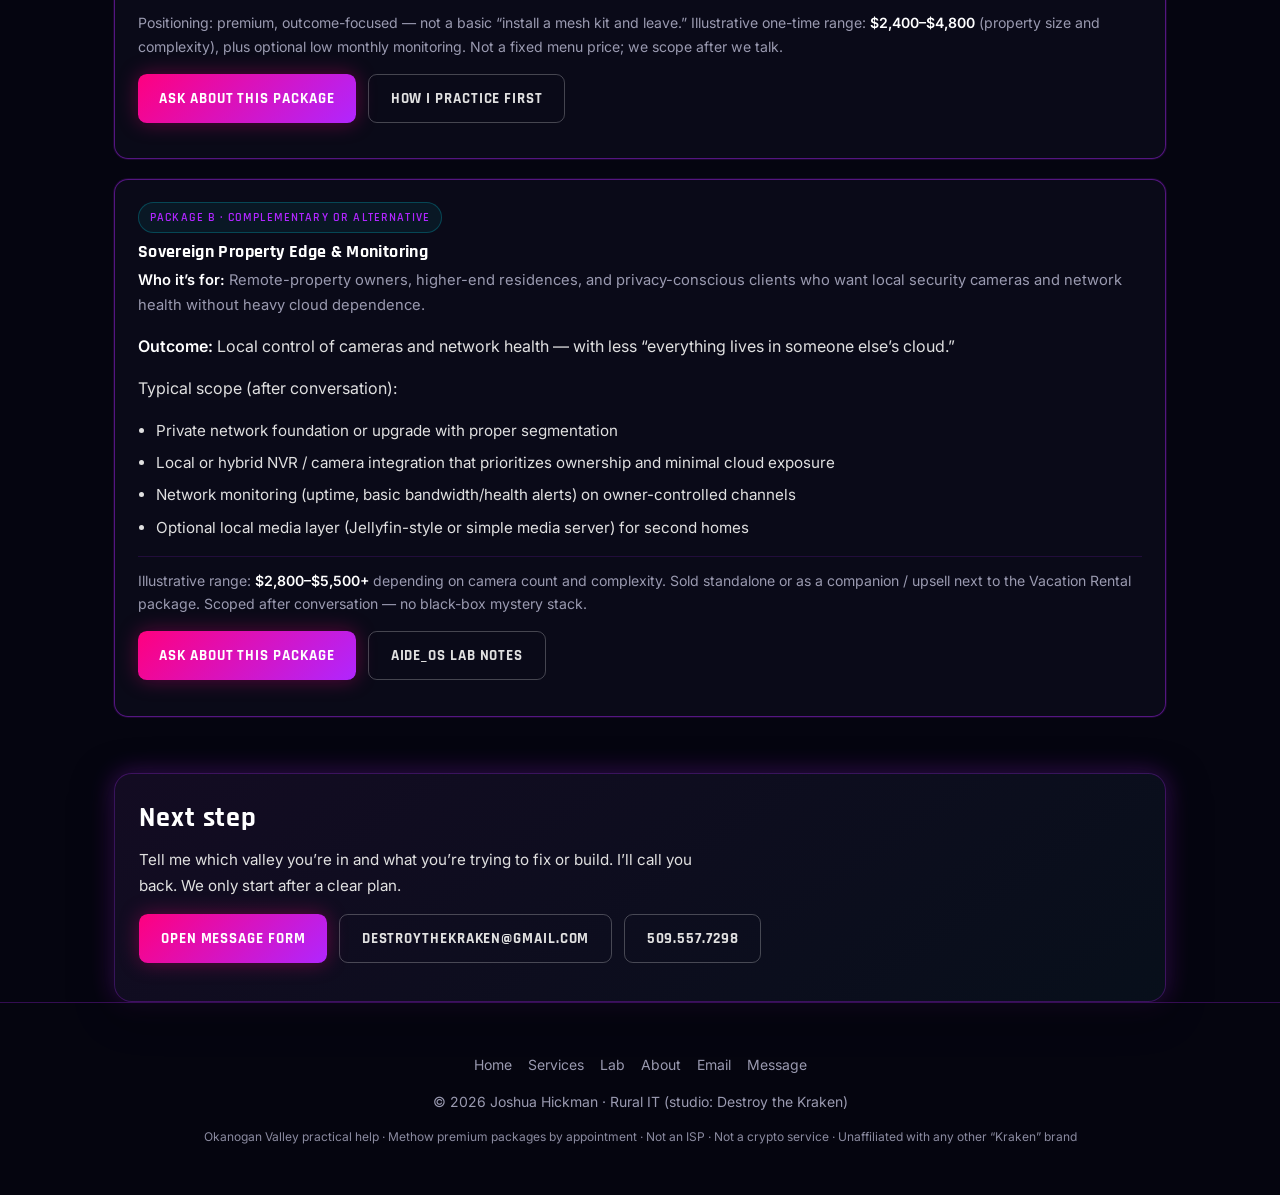
<file: site/services.html>
<!DOCTYPE html>
<html lang="en">
<head>
  <meta charset="UTF-8" />
  <meta name="viewport" content="width=device-width, initial-scale=1" />
  <title>Services &amp; Packages | Joshua Hickman · Rural IT</title>
  <meta name="description" content="Practical rural IT for Okanogan Valley plus premium Methow packages: vacation rental networks and sovereign property edge monitoring. Scoped after conversation." />
  <meta name="author" content="Joshua Hickman" />
  <meta name="robots" content="index,follow" />
  <meta name="geo.region" content="US-WA" />
  <meta name="geo.placename" content="Okanogan County, Washington" />
  <link rel="canonical" href="https://www.destroythekraken.com/services.html" />
  <link rel="icon" type="image/png" href="img/logo.png" />
  <meta property="og:type" content="website" />
  <meta property="og:url" content="https://www.destroythekraken.com/services.html" />
  <meta property="og:title" content="Services &amp; Packages | Joshua Hickman · Rural IT" />
  <meta property="og:description" content="Core PC and network help for Okanogan Valley. Premium Methow vacation rental and private property packages. You own the system." />
  <meta property="og:image" content="https://www.destroythekraken.com/img/og-default.png" />
  <meta property="og:site_name" content="Joshua Hickman · Rural IT" />
  <meta name="twitter:card" content="summary_large_image" />
  <meta name="theme-color" content="#050510" />
  <link href="https://fonts.googleapis.com/css2?family=Inter:wght@400;500;600;700&family=Rajdhani:wght@500;600;700&family=Fira+Code:wght@400;500&display=swap" rel="stylesheet" />
  <link rel="stylesheet" href="theme.css?v=20260803p1" />
</head>
<body>
  <a class="skip-link" href="#main">Skip to content</a>
  <header class="site-header">
    <div class="wrap inner">
      <a class="brand" href="/" title="Joshua Hickman — rural IT for Okanogan County">
        <img src="img/logo.png" alt="Joshua Hickman rural IT logo" width="32" height="32" />
        <span class="brand-text">
          <span class="brand-name">Joshua Hickman</span>
          <span class="brand-tag">Rural IT · DTK</span>
        </span>
      </a>
      <nav class="nav" aria-label="Primary">
        <a href="/">Home</a>
        <a href="services.html" aria-current="page">Services</a>
        <a href="lab-notes.html">Lab</a>
        <a href="about.html">About</a>
        <a class="nav-cta" href="/#contact" data-open-contact>Contact</a>
      </nav>
    </div>
  </header>

  <main id="main" class="wrap">
    <section>
      <p class="eyebrow">Services &amp; packages</p>
      <h1>Help for everyday rural tech — and premium property work</h1>
      <p class="lead">
        Most work starts simple: Starlink, mesh, backups, and PC triage for Okanogan Valley homes and shops.
        When a Methow cabin or rental needs a stronger, guest-ready design, those packages are available too.
      </p>
      <p class="geo-line">
        <strong>Practiced first.</strong> Hardware and systems <strong>you own</strong>. Notes you can use.
        Everything is scoped after we talk — no surprise black-box setups.
      </p>
      <div class="btn-row">
        <button type="button" class="btn btn-primary" data-open-contact>Message for a callback</button>
        <a class="btn btn-ghost" href="tel:+15095577298">509.557.7298</a>
      </div>
    </section>

    <section id="core" aria-labelledby="core-title">
      <div class="section-head">
        <h2 id="core-title">Core services (Okanogan Valley)</h2>
        <p>
          Everyday practical work for homes, farms, small shops, and offices around Omak and the wider valley.
          Remote help when it fits.
        </p>
      </div>
      <div class="grid-2">
        <div class="card">
          <h3>Starlink &amp; mesh</h3>
          <p>Placement, dead spots, and mesh that matches how your buildings actually sit on the land.</p>
        </div>
        <div class="card">
          <h3>PC &amp; network triage</h3>
          <p>Won’t boot, updates, printers, “something’s wrong,” and basic home routing that just works.</p>
        </div>
        <div class="card">
          <h3>Files &amp; backups</h3>
          <p>Where your stuff lives, simple backup habits, and private storage options on your PC or NAS.</p>
        </div>
        <div class="card">
          <h3>Private starter setups</h3>
          <p>Smaller private networks and careful remote access — always on gear you own, with plain-language notes.</p>
        </div>
      </div>
            <p class="muted">
        I work <strong>local-first</strong> in Okanogan County. Custom field kits plus on-site or remote support
        (when the path is solid) extend that same discipline — including multi-state jobs when needed.
      </p>

      <p class="muted">Pricing depends on scope. We agree on a plan before work starts.</p>
    </section>

    <section id="premium" aria-labelledby="premium-title">
      <div class="section-head">
        <h2 id="premium-title">Premium packages (Methow-oriented)</h2>
        <p>
          Higher-value work for tourism properties and remote homes — above commodity Wi‑Fi installs.
          Same brand rules: practiced first, hardware <strong>you own</strong>, notes you can hand a co-owner or cleaner.
          Final scope is always set after conversation and (when needed) a site survey.
        </p>
      </div>

      <article class="package-card premium" id="methow-rental">
        <span class="badge">Package A · Primary recommended</span>
        <h3>Methow Vacation Rental Network &amp; Guest Experience</h3>
        <p class="who">
          <strong>Who it’s for:</strong> Short-term rental owners, property managers, small lodges, and second-home owners in the Methow
          who need reliable guest Wi‑Fi without giving guests the owner’s private network.
        </p>
        <p>
          <strong>Outcome:</strong> Guests stay connected. You keep control and privacy.
        </p>
        <p>
          Scope is field-set after a site survey. Typical work includes:
        </p>
        <ul class="clean">
          <li>Dual / multi-SSID design with strong guest isolation (owner private + guest)</li>
          <li>Starlink and/or local fiber optimization plus whole-property mesh for cabin and mountain layouts, including seasonal occupancy</li>
          <li>IoT readiness on the <em>private</em> side (smart locks, thermostats, lighting, basic sensors)</li>
          <li>Owner hand-off: simple notes, guest SSID/password cards, and an optional remote check path (Tailscale or equivalent) that does not expose the guest network</li>
          <li>Optional add-on: lightweight uptime monitoring with owner alerts</li>
        </ul>
        <p class="price-note">
          Positioning: premium, outcome-focused — not a basic “install a mesh kit and leave.”
          Illustrative one-time range: <strong>$2,400–$4,800</strong> (property size and complexity), plus optional low monthly monitoring.
          Not a fixed menu price; we scope after we talk.
        </p>
        <div class="btn-row" style="margin-top:1rem">
          <button type="button" class="btn btn-primary" data-open-contact>Ask about this package</button>
          <a class="btn btn-ghost" href="lab-notes.html">How I practice first</a>
        </div>
      </article>

      <article class="package-card premium" id="sovereign-edge">
        <span class="badge">Package B · Complementary or alternative</span>
        <h3>Sovereign Property Edge &amp; Monitoring</h3>
        <p class="who">
          <strong>Who it’s for:</strong> Remote-property owners, higher-end residences, and privacy-conscious clients who want local security cameras and network health without heavy cloud dependence.
        </p>
        <p>
          <strong>Outcome:</strong> Local control of cameras and network health — with less “everything lives in someone else’s cloud.”
        </p>
        <p>Typical scope (after conversation):</p>
        <ul class="clean">
          <li>Private network foundation or upgrade with proper segmentation</li>
          <li>Local or hybrid NVR / camera integration that prioritizes ownership and minimal cloud exposure</li>
          <li>Network monitoring (uptime, basic bandwidth/health alerts) on owner-controlled channels</li>
          <li>Optional local media layer (Jellyfin-style or simple media server) for second homes</li>
        </ul>
        <p class="price-note">
          Illustrative range: <strong>$2,800–$5,500+</strong> depending on camera count and complexity.
          Sold standalone or as a companion / upsell next to the Vacation Rental package.
          Scoped after conversation — no black-box mystery stack.
        </p>
        <div class="btn-row" style="margin-top:1rem">
          <button type="button" class="btn btn-primary" data-open-contact>Ask about this package</button>
          <a class="btn btn-ghost" href="lab-notes.html">AIDE_OS lab notes</a>
        </div>
      </article>
    </section>

    <section class="cta" aria-labelledby="next-title">
      <h2 id="next-title">Next step</h2>
      <p>
        Tell me which valley you’re in and what you’re trying to fix or build.
        I’ll call you back. We only start after a clear plan.
      </p>
      <div class="btn-row">
        <button type="button" class="btn btn-primary" data-open-contact>Open message form</button>
        <a class="btn btn-ghost" href="mailto:destroythekraken@gmail.com">destroythekraken@gmail.com</a>
        <a class="btn btn-ghost" href="tel:+15095577298">509.557.7298</a>
      </div>
    </section>
  </main>

  <footer class="site-footer">
    <div class="wrap">
      <p class="links">
        <a href="/">Home</a>
        <a href="services.html">Services</a>
        <a href="lab-notes.html">Lab</a>
        <a href="about.html">About</a>
        <a href="mailto:destroythekraken@gmail.com">Email</a>
        <a href="/#contact" data-open-contact>Message</a>
      </p>
      <p>© <span id="y"></span> Joshua Hickman · Rural IT (studio: Destroy the Kraken)</p>
      <p class="tiny">
        Okanogan Valley practical help · Methow premium packages by appointment
        · Not an ISP · Not a crypto service · Unaffiliated with any other “Kraken” brand
      </p>
    </div>
  </footer>

  <div class="modal-backdrop" id="contact-modal" role="dialog" aria-modal="true" aria-labelledby="contact-title" hidden>
    <div class="modal">
      <div class="modal-head">
        <h2 id="contact-title">Message Joshua</h2>
        <button type="button" class="modal-close" data-close-contact aria-label="Close">×</button>
      </div>
      <p class="sub">
        I’ll receive this securely and call you back.
        Your email is only used to reply if needed — never sold.
      </p>
      <form id="contact-form" action="https://formspree.io/f/xwvjdqdj" method="POST" novalidate>
        <input type="hidden" name="_subject" value="DTK site — services inquiry" />
        <input type="hidden" name="_format" value="plain" />
        <input type="text" name="_gotcha" class="hp" tabindex="-1" autocomplete="off" aria-hidden="true" />
        <div class="field">
          <label for="name">Name <span class="req">*</span></label>
          <input id="name" name="name" type="text" required autocomplete="name" maxlength="120" />
        </div>
        <div class="field">
          <label for="phone">Phone (I’ll call you) <span class="req">*</span></label>
          <input id="phone" name="phone" type="tel" required autocomplete="tel" maxlength="40" placeholder="Best number for callback" />
        </div>
        <div class="field">
          <label for="email">Email (optional)</label>
          <input id="email" name="email" type="email" autocomplete="email" maxlength="160" />
        </div>
        <div class="field">
          <label for="message">What’s going on? <span class="req">*</span></label>
          <textarea id="message" name="message" required maxlength="2000" placeholder="Valley / property type / Wi‑Fi, rental guests, cameras…"></textarea>
        </div>
        <div class="field">
          <label for="human_check">Spam check: what is <span id="math-q">3 + 4</span>? <span class="req">*</span></label>
          <input id="human_check" name="human_check" type="text" inputmode="numeric" required autocomplete="off" maxlength="8" />
        </div>
        <button type="submit" class="btn btn-primary" id="contact-submit" style="width:100%">Send message</button>
        <p class="form-status" id="form-status" role="status" aria-live="polite"></p>
      </form>
    </div>
  </div>

  <script src="contact-modal.js?v=20260803p1"></script>
  <script>document.getElementById("y").textContent = new Date().getFullYear();</script>
</body>
</html>
</file>
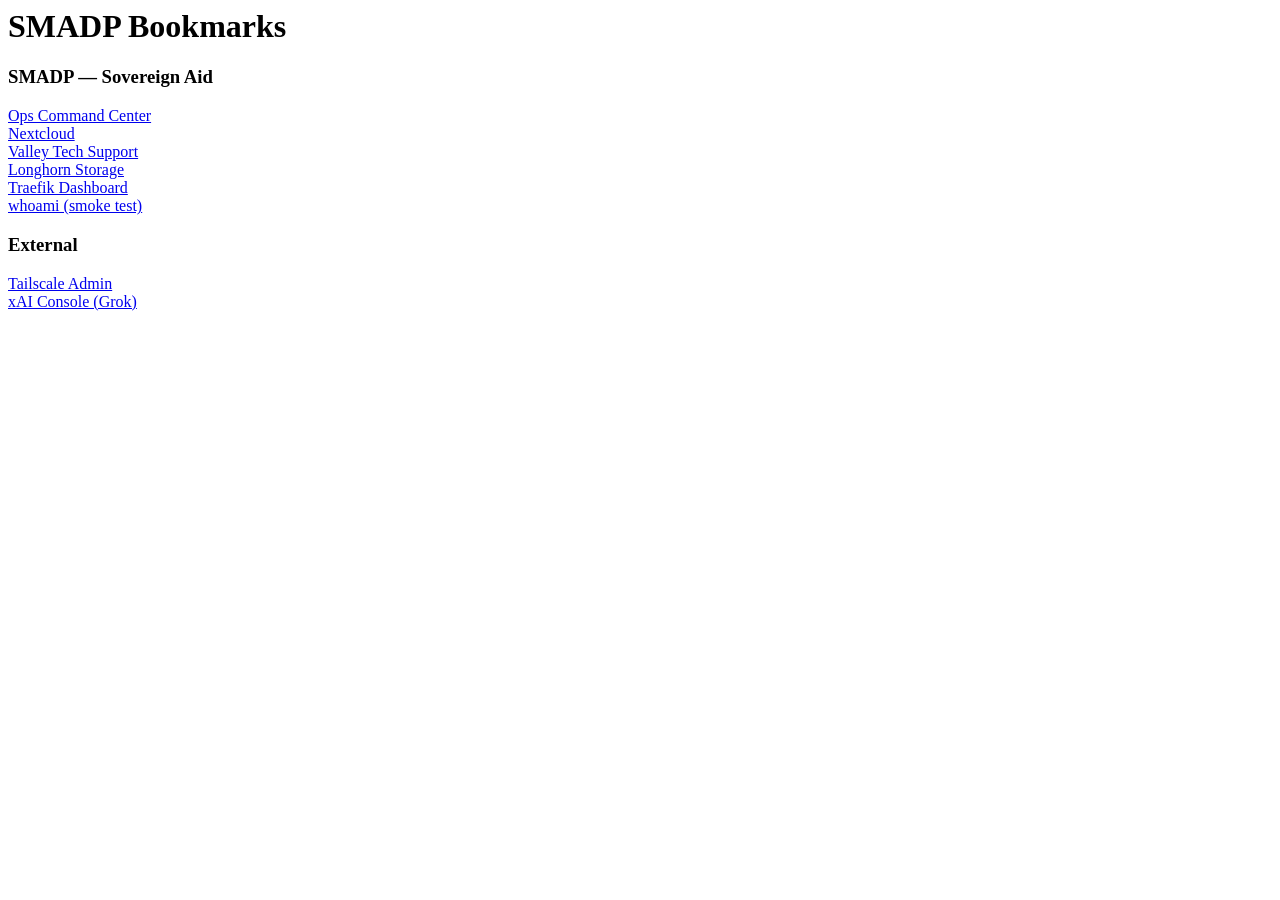
<file: vts/field-kit/.stage/smadp-mesh/user-guide/smadp-bookmarks.html>
<!DOCTYPE NETSCAPE-Bookmark-file-1>
<!-- SMADP Service Bookmarks — import in Firefox: Manage Bookmarks → Import HTML -->
<meta http-equiv="Content-Type" content="text/html; charset=UTF-8">
<title>SMADP Bookmarks</title>
<h1>SMADP Bookmarks</h1>
<dl><p>
    <dt><h3>SMADP — Sovereign Aid</h3>
    <dl><p>
        <dt><a href="https://um690.taile52ad9.ts.net/ops/">Ops Command Center</a>
        <dt><a href="https://um690.taile52ad9.ts.net/">Nextcloud</a>
        <dt><a href="https://um690.taile52ad9.ts.net/vts/">Valley Tech Support</a>
        <dt><a href="https://um690.taile52ad9.ts.net/longhorn/">Longhorn Storage</a>
        <dt><a href="https://um690.taile52ad9.ts.net/dashboard/">Traefik Dashboard</a>
        <dt><a href="https://um690.taile52ad9.ts.net/whoami">whoami (smoke test)</a>
    </dl><p>
    <dt><h3>External</h3>
    <dl><p>
        <dt><a href="https://login.tailscale.com/admin/machines">Tailscale Admin</a>
        <dt><a href="https://console.x.ai/">xAI Console (Grok)</a>
    </dl><p>
</dl><p>
</file>
<file: site/theme.css>
/* Destroy the Kraken — Controlled Chaos (structured neon) */
/* Brand SoT: Documents/DESIGN.md · palette from chaotic refs, geometry clean */

:root {
  --void: #050510;
  --void-soft: #0a0a18;
  --surface: rgba(12, 12, 28, 0.78);
  --surface-solid: #0c0c1c;
  --surface-2: #141428;
  --border: rgba(176, 38, 255, 0.28);
  --border-cyan: rgba(0, 240, 255, 0.22);
  --nebula: #b026ff;
  --cyan: #00f0ff;
  --pink: #ff007f;
  --silver: #e0e0e0;
  --white: #ffffff;
  --muted: #9a9ab0;
  --ok: #3dff9a;
  --err: #ff4d6d;
  --glow-purple: 0 0 24px rgba(176, 38, 255, 0.35);
  --glow-cyan: 0 0 18px rgba(0, 240, 255, 0.25);
  --glow-pink: 0 0 20px rgba(255, 0, 127, 0.35);
  --shadow: 0 12px 40px rgba(0, 0, 0, 0.55);
  --radius: 14px;
  --font: "Inter", system-ui, -apple-system, sans-serif;
  --font-display: "Rajdhani", "Orbitron", system-ui, sans-serif;
  --font-mono: "Fira Code", ui-monospace, monospace;
  --max: 68rem;
  --narrow: 42rem;
}

*,
*::before,
*::after {
  box-sizing: border-box;
}

html {
  scroll-behavior: smooth;
}

body {
  margin: 0;
  font-family: var(--font);
  background: var(--void);
  color: var(--silver);
  line-height: 1.65;
  -webkit-font-smoothing: antialiased;
  min-height: 100vh;
}

/* Controlled Chaos background: void + mesh grid + nebula breath */
body::before {
  content: "";
  position: fixed;
  inset: 0;
  z-index: -2;
  background:
    radial-gradient(ellipse 80% 50% at 15% 10%, rgba(176, 38, 255, 0.14), transparent 55%),
    radial-gradient(ellipse 60% 40% at 90% 20%, rgba(0, 240, 255, 0.08), transparent 50%),
    radial-gradient(ellipse 50% 50% at 50% 100%, rgba(255, 0, 127, 0.06), transparent 55%),
    var(--void);
  pointer-events: none;
}

body::after {
  content: "";
  position: fixed;
  inset: 0;
  z-index: -1;
  background-image:
    linear-gradient(rgba(0, 240, 255, 0.035) 1px, transparent 1px),
    linear-gradient(90deg, rgba(0, 240, 255, 0.035) 1px, transparent 1px);
  background-size: 48px 48px;
  mask-image: radial-gradient(ellipse 70% 60% at 50% 30%, black 20%, transparent 75%);
  pointer-events: none;
  opacity: 0.9;
}

a {
  color: var(--cyan);
  text-decoration: none;
  transition: color 0.15s, text-shadow 0.15s;
}
a:hover {
  color: var(--white);
  text-shadow: 0 0 12px rgba(0, 240, 255, 0.45);
}

.wrap {
  max-width: var(--max);
  margin: 0 auto;
  padding: 0 1.15rem;
}
.wrap-narrow {
  max-width: var(--narrow);
  margin: 0 auto;
  padding: 0 1.15rem;
}

/* Header */
.site-header {
  border-bottom: 1px solid var(--border);
  background: rgba(5, 5, 16, 0.82);
  backdrop-filter: blur(14px);
  -webkit-backdrop-filter: blur(14px);
  position: sticky;
  top: 0;
  z-index: 50;
}
.site-header .inner {
  display: flex;
  align-items: center;
  justify-content: space-between;
  gap: 0.75rem;
  padding: 0.85rem 0;
  min-height: 3.5rem;
}
.brand {
  display: flex;
  align-items: center;
  gap: 0.55rem;
  font-family: var(--font-display);
  font-weight: 600;
  font-size: 1.05rem;
  letter-spacing: 0.04em;
  color: var(--white);
  text-decoration: none;
  flex-shrink: 0;
}
.brand:hover {
  color: var(--cyan);
  text-decoration: none;
  text-shadow: none;
}
.brand img {
  height: 2rem;
  width: 2rem;
  border-radius: 0.4rem;
  box-shadow: 0 0 12px rgba(176, 38, 255, 0.4);
}
.brand-text {
  display: flex;
  flex-direction: column;
  line-height: 1.15;
  gap: 0.1rem;
}
.brand-name {
  font-size: 1.02rem;
  letter-spacing: 0.03em;
}
.brand-tag {
  font-size: 0.68rem;
  font-weight: 600;
  letter-spacing: 0.12em;
  text-transform: uppercase;
  color: var(--cyan);
  opacity: 0.9;
}
.brand:hover .brand-tag {
  color: var(--white);
}

.nav-toggle {
  display: none;
  background: var(--surface-solid);
  border: 1px solid var(--border);
  color: var(--silver);
  width: 2.5rem;
  height: 2.5rem;
  border-radius: 0.5rem;
  cursor: pointer;
  font-size: 1.25rem;
  line-height: 1;
  align-items: center;
  justify-content: center;
}
.nav-toggle:hover {
  border-color: var(--cyan);
  color: var(--cyan);
}

.nav {
  display: flex;
  flex-wrap: wrap;
  align-items: center;
  gap: 0.35rem 1rem;
  font-size: 0.9rem;
  font-weight: 500;
}
.nav a {
  color: var(--muted);
  text-decoration: none;
  padding: 0.35rem 0;
}
.nav a:hover,
.nav a[aria-current="page"] {
  color: var(--cyan);
  text-shadow: none;
}
.nav .btn {
  margin-left: 0.25rem;
}

@media (max-width: 720px) {
  .nav-toggle {
    display: inline-flex;
  }
  .nav {
    display: none;
    position: absolute;
    top: 100%;
    left: 0;
    right: 0;
    flex-direction: column;
    align-items: stretch;
    gap: 0;
    padding: 0.75rem 1.15rem 1.25rem;
    background: rgba(5, 5, 16, 0.96);
    border-bottom: 1px solid var(--border);
    box-shadow: var(--shadow);
  }
  .nav.open {
    display: flex;
  }
  .nav a {
    padding: 0.75rem 0;
    border-bottom: 1px solid rgba(176, 38, 255, 0.12);
  }
  .nav .btn {
    margin: 0.75rem 0 0;
    width: 100%;
  }
}

/* Typography */
.eyebrow {
  font-family: var(--font-display);
  font-size: 0.8rem;
  font-weight: 600;
  letter-spacing: 0.14em;
  text-transform: uppercase;
  color: var(--cyan);
  margin: 0 0 0.85rem;
}
h1,
h2,
h3,
h4 {
  font-family: var(--font-display);
  color: var(--white);
  line-height: 1.15;
  font-weight: 700;
}
h1 {
  font-size: clamp(2rem, 5vw, 3rem);
  letter-spacing: 0.02em;
  margin: 0 0 1rem;
}
h2 {
  font-size: clamp(1.35rem, 3vw, 1.75rem);
  margin: 0 0 0.85rem;
  letter-spacing: 0.03em;
}
h3 {
  font-size: 1.15rem;
  margin: 0 0 0.4rem;
  letter-spacing: 0.02em;
}
.lead {
  font-size: 1.08rem;
  color: var(--silver);
  margin: 0 0 1.35rem;
  max-width: 38rem;
}
.muted {
  color: var(--muted);
  font-size: 0.875rem;
}
strong {
  color: var(--white);
  font-weight: 600;
}
code,
.mono {
  font-family: var(--font-mono);
  font-size: 0.88em;
  color: var(--cyan);
}

main {
  padding: 2.75rem 0 4rem;
}
section {
  margin-bottom: 3.5rem;
}
section:last-child {
  margin-bottom: 0;
}

/* Hero */
.hero {
  display: grid;
  gap: 2.5rem;
  align-items: center;
  padding: 1rem 0 0.5rem;
}
@media (min-width: 800px) {
  .hero {
    grid-template-columns: 1.15fr 0.85fr;
    gap: 3rem;
    min-height: 22rem;
  }
}
.hero-copy .lead {
  font-size: 1.12rem;
}
.hero-photo {
  justify-self: center;
  position: relative;
  max-width: 18rem;
  width: 100%;
}
.hero-photo img {
  display: block;
  width: 100%;
  height: auto;
  border-radius: 1rem;
  border: 1px solid var(--border);
  object-fit: cover;
  aspect-ratio: 1;
  box-shadow:
    -8px 0 28px rgba(176, 38, 255, 0.35),
    8px 0 28px rgba(0, 240, 255, 0.28),
    var(--shadow);
}
.hero-photo::after {
  content: "";
  position: absolute;
  inset: -2px;
  border-radius: 1.05rem;
  border: 1px solid rgba(0, 240, 255, 0.15);
  pointer-events: none;
}

/* Cards / glass */
.grid-2 {
  display: grid;
  gap: 1rem;
}
.grid-3 {
  display: grid;
  gap: 1rem;
}
.grid-4 {
  display: grid;
  gap: 1rem;
}
@media (min-width: 540px) {
  .grid-2 {
    grid-template-columns: 1fr 1fr;
  }
}
@media (min-width: 720px) {
  .grid-3 {
    grid-template-columns: repeat(3, 1fr);
  }
  .grid-4 {
    grid-template-columns: repeat(2, 1fr);
  }
}
@media (min-width: 960px) {
  .grid-4 {
    grid-template-columns: repeat(4, 1fr);
  }
}

.card {
  background: var(--surface);
  border: 1px solid var(--border);
  border-radius: var(--radius);
  padding: 1.2rem 1.25rem;
  box-shadow: 0 0 0 1px rgba(0, 0, 0, 0.35), var(--glow-purple);
  backdrop-filter: blur(10px);
  -webkit-backdrop-filter: blur(10px);
  transition: border-color 0.15s, box-shadow 0.15s, transform 0.15s;
}
.card:hover {
  border-color: rgba(0, 240, 255, 0.4);
  box-shadow: var(--glow-cyan);
  transform: translateY(-2px);
}
.card p {
  margin: 0;
  font-size: 0.9rem;
  color: var(--muted);
}
.card .price {
  display: block;
  margin-top: 0.75rem;
  font-family: var(--font-display);
  font-weight: 700;
  font-size: 1.05rem;
  color: var(--cyan);
  letter-spacing: 0.03em;
}
.card.featured {
  border-color: rgba(255, 0, 127, 0.45);
  box-shadow: var(--glow-pink);
  position: relative;
}
.card.featured::before {
  content: "Flagship";
  position: absolute;
  top: -0.55rem;
  right: 1rem;
  font-family: var(--font-display);
  font-size: 0.7rem;
  font-weight: 700;
  letter-spacing: 0.12em;
  text-transform: uppercase;
  background: linear-gradient(135deg, var(--pink), var(--nebula));
  color: var(--white);
  padding: 0.2rem 0.55rem;
  border-radius: 999px;
}

/* Platform chips */
.chips {
  display: flex;
  flex-wrap: wrap;
  gap: 0.45rem;
  margin: 0.85rem 0 0;
  padding: 0;
  list-style: none;
}
.chips li {
  font-size: 0.75rem;
  font-weight: 600;
  letter-spacing: 0.04em;
  text-transform: uppercase;
  color: var(--cyan);
  border: 1px solid var(--border-cyan);
  border-radius: 999px;
  padding: 0.3rem 0.65rem;
  background: rgba(0, 240, 255, 0.06);
}
.chips li.custom {
  color: var(--pink);
  border-color: rgba(255, 0, 127, 0.4);
  background: rgba(255, 0, 127, 0.08);
}

/* Buttons */
.btn-row {
  display: flex;
  flex-wrap: wrap;
  gap: 0.75rem;
  margin-bottom: 0.85rem;
}
.btn {
  display: inline-flex;
  align-items: center;
  justify-content: center;
  min-height: 2.75rem;
  font-family: var(--font-display);
  font-weight: 700;
  font-size: 0.95rem;
  letter-spacing: 0.06em;
  text-transform: uppercase;
  padding: 0.7rem 1.35rem;
  border-radius: 0.55rem;
  border: none;
  cursor: pointer;
  text-decoration: none;
  transition: transform 0.1s, box-shadow 0.15s, background 0.15s, border-color 0.15s, color 0.15s;
}
.btn:active {
  transform: translateY(1px);
}
.btn-primary {
  background: linear-gradient(135deg, var(--pink) 0%, var(--nebula) 100%);
  color: var(--white);
  box-shadow: var(--glow-pink);
}
.btn-primary:hover {
  color: var(--white);
  text-decoration: none;
  text-shadow: none;
  box-shadow: 0 0 28px rgba(255, 0, 127, 0.5);
}
.btn-cyan {
  background: transparent;
  color: var(--cyan);
  border: 1px solid var(--cyan);
  box-shadow: var(--glow-cyan);
}
.btn-cyan:hover {
  background: rgba(0, 240, 255, 0.1);
  color: var(--white);
  text-decoration: none;
  text-shadow: none;
}
.btn-ghost {
  background: transparent;
  color: var(--silver);
  border: 1px solid rgba(224, 224, 224, 0.28);
}
.btn-ghost:hover {
  border-color: var(--nebula);
  color: var(--white);
  text-decoration: none;
  text-shadow: none;
}
.btn:disabled {
  opacity: 0.5;
  cursor: not-allowed;
}

/* Sections helpers */
.section-head {
  margin-bottom: 1.35rem;
  max-width: 40rem;
}
.section-head p {
  margin: 0;
  color: var(--muted);
  font-size: 0.95rem;
}

.problem-list {
  margin: 0;
  padding-left: 1.15rem;
  color: var(--silver);
  font-size: 0.95rem;
}
.problem-list li {
  margin-bottom: 0.55rem;
}

/* Split panel */
.split {
  display: grid;
  gap: 1.5rem;
  align-items: center;
}
@media (min-width: 720px) {
  .split {
    grid-template-columns: 1fr 1fr;
    gap: 2.5rem;
  }
}
.split-media {
  border-radius: var(--radius);
  border: 1px solid var(--border);
  overflow: hidden;
  box-shadow: var(--glow-purple);
  min-height: 12rem;
  background:
    linear-gradient(145deg, rgba(176, 38, 255, 0.2), rgba(0, 240, 255, 0.08)),
    var(--surface-solid);
  display: flex;
  align-items: center;
  justify-content: center;
  color: var(--muted);
  font-size: 0.85rem;
  text-align: center;
  padding: 1.5rem;
}
.split-media img {
  width: 100%;
  height: 100%;
  object-fit: cover;
  display: block;
  min-height: 14rem;
}

/* Gallery */
.gallery {
  display: grid;
  gap: 1rem;
  grid-template-columns: 1fr;
}
@media (min-width: 540px) {
  .gallery {
    grid-template-columns: repeat(2, 1fr);
  }
}
@media (min-width: 900px) {
  .gallery {
    grid-template-columns: repeat(3, 1fr);
  }
}
.gallery figure {
  margin: 0;
  background: var(--surface);
  border: 1px solid var(--border);
  border-radius: var(--radius);
  overflow: hidden;
  box-shadow: var(--glow-purple);
}
.gallery .shot {
  aspect-ratio: 16 / 10;
  background:
    linear-gradient(135deg, rgba(176, 38, 255, 0.25), rgba(5, 5, 16, 0.9)),
    repeating-linear-gradient(
      -12deg,
      transparent,
      transparent 8px,
      rgba(0, 240, 255, 0.04) 8px,
      rgba(0, 240, 255, 0.04) 9px
    );
  display: flex;
  align-items: center;
  justify-content: center;
  color: var(--muted);
  font-size: 0.8rem;
  letter-spacing: 0.06em;
  text-transform: uppercase;
  padding: 1rem;
  text-align: center;
}
.gallery .shot img {
  width: 100%;
  height: 100%;
  object-fit: cover;
}
.gallery figcaption {
  padding: 0.75rem 1rem 1rem;
  font-size: 0.85rem;
  color: var(--muted);
}

/* Blog cards */
.blog-card {
  display: flex;
  flex-direction: column;
  height: 100%;
}
.blog-card .meta {
  font-size: 0.75rem;
  letter-spacing: 0.08em;
  text-transform: uppercase;
  color: var(--nebula);
  margin-bottom: 0.45rem;
  font-family: var(--font-display);
  font-weight: 600;
}
.blog-card h3 {
  margin-bottom: 0.5rem;
}
.blog-card h3 a {
  color: var(--white);
  text-decoration: none;
}
.blog-card h3 a:hover {
  color: var(--cyan);
  text-shadow: none;
}
.blog-card .read {
  margin-top: auto;
  padding-top: 0.85rem;
  font-size: 0.85rem;
  font-weight: 600;
  color: var(--cyan);
}

/* CTA band */
.cta {
  background: linear-gradient(145deg, rgba(20, 12, 36, 0.95) 0%, rgba(8, 16, 28, 0.95) 100%);
  border: 1px solid var(--border);
  border-radius: 1.1rem;
  padding: 1.75rem 1.5rem 1.5rem;
  box-shadow: var(--shadow), var(--glow-purple);
}
.cta p {
  color: var(--silver);
  font-size: 0.95rem;
  margin: 0 0 1rem;
  max-width: 36rem;
}
.cta .hint {
  font-size: 0.78rem;
  color: var(--muted);
  margin: 0.9rem 0 0;
}

/* Pricing tiers */
.tier-table {
  width: 100%;
  border-collapse: collapse;
  font-size: 0.9rem;
  margin: 1rem 0 0;
}
.tier-table th,
.tier-table td {
  text-align: left;
  padding: 0.75rem 0.85rem;
  border-bottom: 1px solid rgba(176, 38, 255, 0.15);
  vertical-align: top;
}
.tier-table th {
  font-family: var(--font-display);
  letter-spacing: 0.06em;
  text-transform: uppercase;
  font-size: 0.75rem;
  color: var(--cyan);
  font-weight: 700;
}
.tier-table td strong {
  color: var(--white);
}

/* Prose (blog/about) */
.prose {
  max-width: 40rem;
}
.prose p {
  margin: 0 0 1.1rem;
  color: var(--silver);
}
.prose h2 {
  margin-top: 2rem;
}
.prose ul {
  margin: 0 0 1.1rem;
  padding-left: 1.2rem;
  color: var(--silver);
}
.prose li {
  margin-bottom: 0.4rem;
}
.prose .post-meta {
  font-size: 0.85rem;
  color: var(--muted);
  margin-bottom: 1.5rem;
}

/* Footer */
.site-footer {
  border-top: 1px solid var(--border);
  padding: 2.25rem 0;
  text-align: center;
  font-size: 0.875rem;
  color: var(--muted);
  background: rgba(5, 5, 16, 0.6);
}
.site-footer .links {
  margin-bottom: 0.65rem;
  display: flex;
  flex-wrap: wrap;
  justify-content: center;
  gap: 0.35rem 1rem;
}
.site-footer .links a {
  color: var(--muted);
}
.site-footer .links a:hover {
  color: var(--cyan);
  text-shadow: none;
}
.tiny {
  font-size: 0.75rem;
  color: var(--muted);
  opacity: 0.9;
}

/* Modal */
.modal-backdrop {
  position: fixed;
  inset: 0;
  background: rgba(2, 2, 8, 0.78);
  backdrop-filter: blur(6px);
  z-index: 100;
  display: flex;
  align-items: flex-end;
  justify-content: center;
  padding: 1rem;
  opacity: 0;
  visibility: hidden;
  transition: opacity 0.18s, visibility 0.18s;
}
.modal-backdrop.open {
  opacity: 1;
  visibility: visible;
}
@media (min-width: 540px) {
  .modal-backdrop {
    align-items: center;
  }
}
.modal {
  width: 100%;
  max-width: 26rem;
  background: var(--void-soft);
  border: 1px solid var(--border);
  border-radius: 1rem;
  box-shadow: var(--shadow), var(--glow-purple);
  padding: 1.25rem 1.25rem 1.1rem;
  max-height: min(90vh, 40rem);
  overflow-y: auto;
  transform: translateY(12px);
  transition: transform 0.18s;
}
.modal-backdrop.open .modal {
  transform: translateY(0);
}
.modal-head {
  display: flex;
  align-items: flex-start;
  justify-content: space-between;
  gap: 0.75rem;
  margin-bottom: 0.75rem;
}
.modal-head h2 {
  margin: 0;
  font-size: 1.25rem;
}
.modal-close {
  background: var(--surface-solid);
  border: 1px solid var(--border);
  color: var(--silver);
  width: 2.25rem;
  height: 2.25rem;
  border-radius: 0.45rem;
  cursor: pointer;
  font-size: 1.15rem;
  line-height: 1;
  flex-shrink: 0;
}
.modal-close:hover {
  border-color: var(--pink);
  color: var(--pink);
}
.modal .sub {
  font-size: 0.85rem;
  color: var(--muted);
  margin: 0 0 1rem;
}

/* Form */
.field {
  margin-bottom: 0.85rem;
}
.field label {
  display: block;
  font-size: 0.8rem;
  font-weight: 500;
  color: var(--silver);
  margin-bottom: 0.3rem;
}
.field label .req {
  color: var(--pink);
}
.field input,
.field textarea,
.field select {
  width: 100%;
  font-family: inherit;
  font-size: 0.95rem;
  color: var(--silver);
  background: var(--void);
  border: 1px solid rgba(176, 38, 255, 0.25);
  border-radius: 0.5rem;
  padding: 0.65rem 0.75rem;
  outline: none;
  transition: border-color 0.15s, box-shadow 0.15s;
}
.field input:focus,
.field textarea:focus,
.field select:focus {
  border-color: var(--cyan);
  box-shadow: 0 0 0 3px rgba(0, 240, 255, 0.15);
}
.field textarea {
  min-height: 5.5rem;
  resize: vertical;
}
.field .hint {
  font-size: 0.75rem;
  color: var(--muted);
  margin-top: 0.25rem;
}

.hp {
  position: absolute !important;
  left: -10000px !important;
  top: auto !important;
  width: 1px !important;
  height: 1px !important;
  overflow: hidden !important;
  opacity: 0 !important;
  pointer-events: none !important;
}

.form-status {
  font-size: 0.85rem;
  margin: 0.5rem 0 0;
  min-height: 1.25rem;
}
.form-status.ok {
  color: var(--ok);
}
.form-status.err {
  color: var(--err);
}

.spam-note {
  font-size: 0.7rem;
  color: var(--muted);
  margin-top: 0.75rem;
  line-height: 1.4;
}

/* Lists */
ul.clean {
  margin: 0 0 1rem;
  padding-left: 1.15rem;
  color: var(--silver);
  font-size: 0.95rem;
}
ul.clean li {
  margin-bottom: 0.45rem;
}

.badge-row {
  display: flex;
  flex-wrap: wrap;
  gap: 0.5rem;
  margin: 0 0 1rem;
}
.badge {
  font-family: var(--font-display);
  font-size: 0.72rem;
  font-weight: 700;
  letter-spacing: 0.1em;
  text-transform: uppercase;
  color: var(--cyan);
  border: 1px solid var(--border-cyan);
  border-radius: 999px;
  padding: 0.3rem 0.7rem;
  background: rgba(0, 240, 255, 0.06);
}

.notice {
  border-left: 3px solid var(--pink);
  background: rgba(255, 0, 127, 0.08);
  padding: 0.85rem 1rem;
  border-radius: 0 0.5rem 0.5rem 0;
  font-size: 0.9rem;
  color: var(--silver);
  margin: 1rem 0;
}
.notice strong {
  color: var(--pink);
}

/* Skip link a11y */
.skip-link {
  position: absolute;
  left: -9999px;
  top: 0;
  background: var(--pink);
  color: white;
  padding: 0.5rem 1rem;
  z-index: 200;
}
.skip-link:focus {
  left: 1rem;
  top: 1rem;
}

/* Phase 1 — package / premium cards */
.package-card {
  border: 1px solid var(--border-cyan);
  border-radius: var(--radius);
  padding: 1.35rem 1.4rem;
  background: var(--surface);
  margin-bottom: 1.25rem;
}
.package-card.premium {
  border-color: rgba(176, 38, 255, 0.45);
  box-shadow: 0 0 0 1px rgba(176, 38, 255, 0.12);
}
.package-card .badge {
  display: inline-block;
  font-family: var(--font-display);
  font-size: 0.72rem;
  font-weight: 600;
  letter-spacing: 0.1em;
  text-transform: uppercase;
  color: var(--cyan);
  margin-bottom: 0.5rem;
}
.package-card.premium .badge {
  color: var(--nebula);
}
.package-card .who {
  color: var(--muted);
  font-size: 0.92rem;
  margin: 0 0 0.75rem;
}
.package-card .price-note {
  font-size: 0.88rem;
  color: var(--muted);
  margin: 0.85rem 0 0;
  padding-top: 0.75rem;
  border-top: 1px solid rgba(176, 38, 255, 0.15);
}
.proof-strip {
  display: grid;
  gap: 0.85rem;
  grid-template-columns: 1fr;
  margin: 1.25rem 0;
}
@media (min-width: 640px) {
  .proof-strip {
    grid-template-columns: repeat(3, 1fr);
  }
}
.proof-item {
  border: 1px solid var(--border);
  border-radius: var(--radius);
  padding: 1rem 1.1rem;
  background: var(--surface);
}
.proof-item h3 {
  font-size: 1rem;
  margin: 0 0 0.35rem;
  color: var(--cyan);
}
.geo-line {
  font-size: 0.95rem;
  color: var(--muted);
  margin: 0 0 1rem;
}
.nav a.nav-cta {
  color: var(--void);
  background: var(--cyan);
  padding: 0.4rem 0.85rem;
  border-radius: 0.5rem;
  font-weight: 600;
}
.nav a.nav-cta:hover {
  color: var(--void);
  background: var(--white);
  text-shadow: none;
}
</file>
